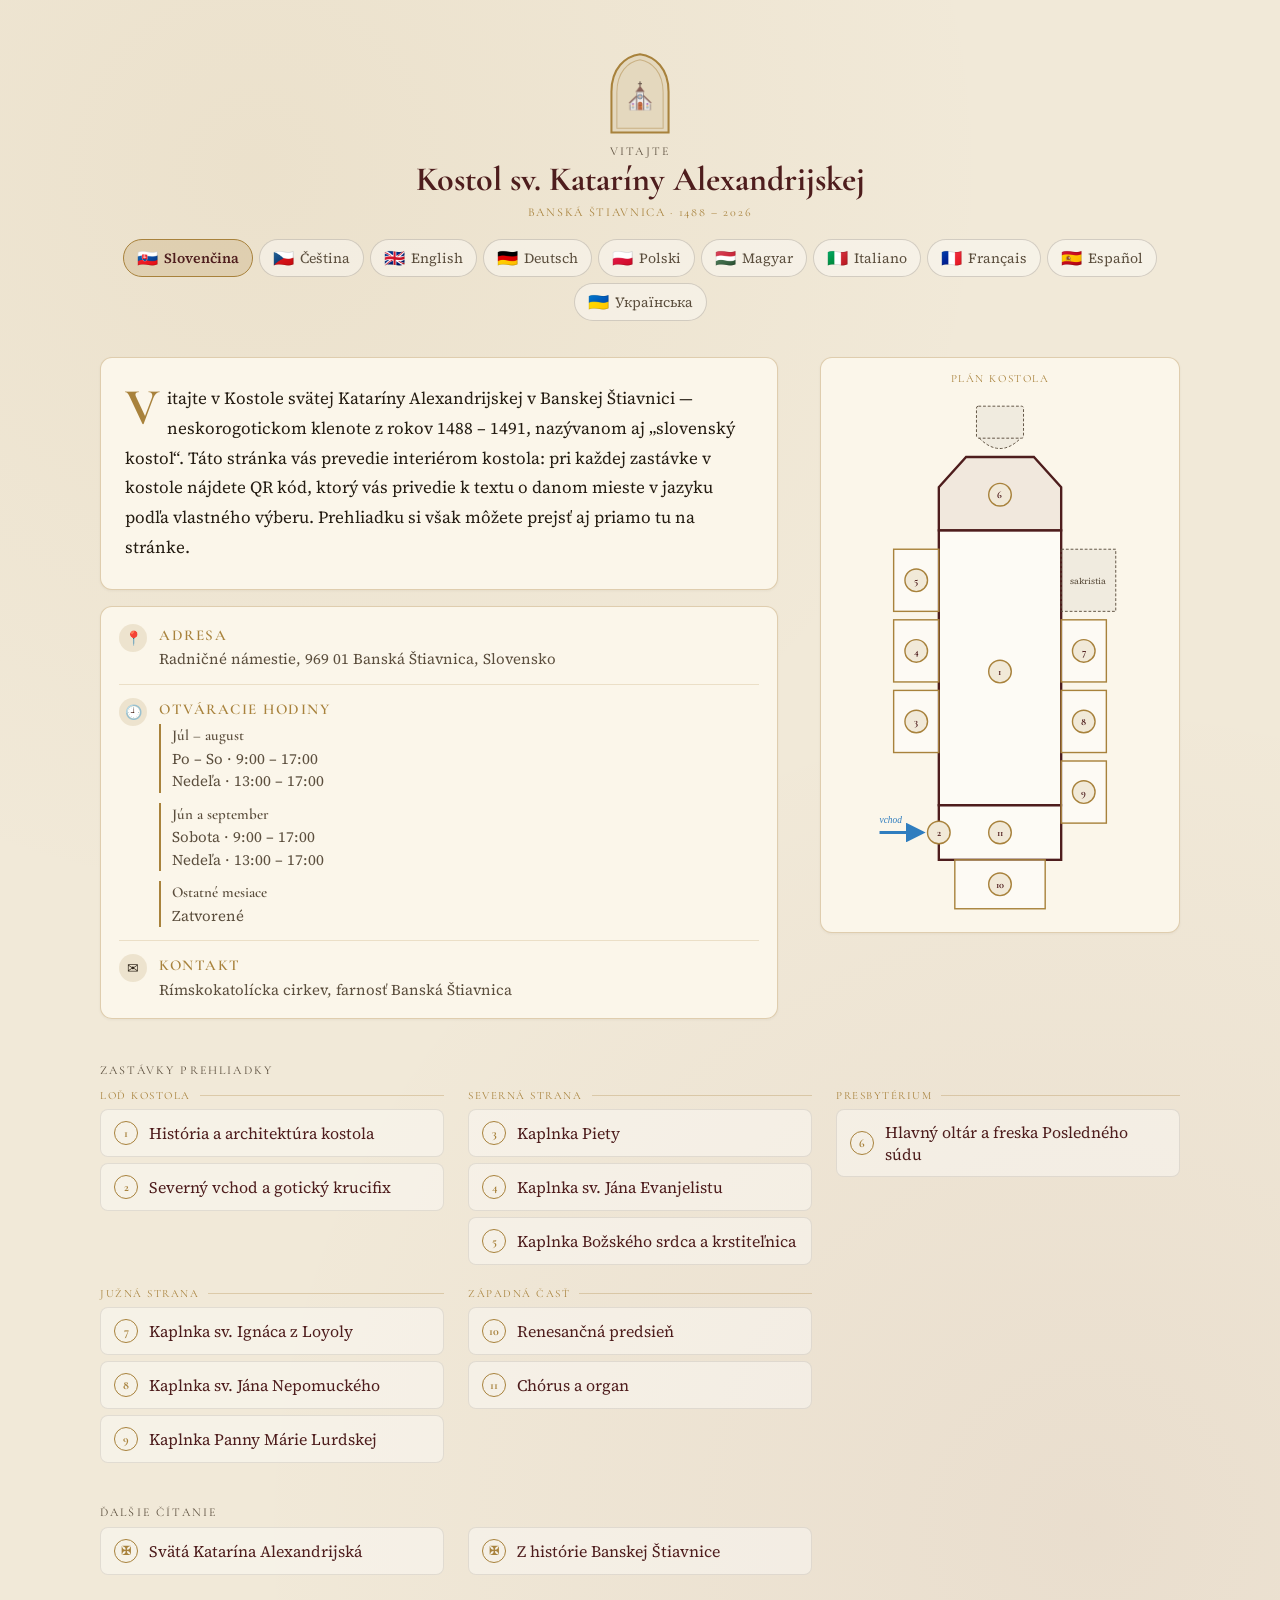
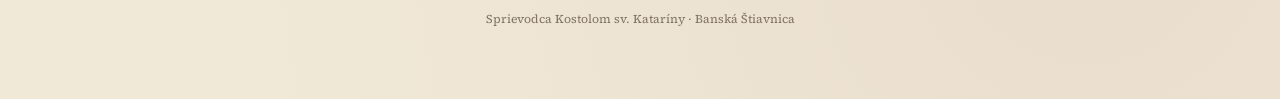
<file: docs/index.html>
<!DOCTYPE html>
<html lang="sk">
<head>
<meta charset="UTF-8">
<meta name="viewport" content="width=device-width, initial-scale=1.0">
<title>Kostol sv. Kataríny Alexandrijskej · Banská Štiavnica</title>
<meta name="description" content="Sprievodca Kostolom sv. Kataríny Alexandrijskej v Banskej Štiavnici — prehliadka interiéru v 9 jazykoch.">
<link rel="stylesheet" href="assets/style.css">
</head>
<body>
<div class="page page-home">

  <div class="hero">
    <svg class="arch" width="68" height="82" viewBox="0 0 100 120" aria-hidden="true">
      <path class="arch-fill" d="M8 118 L8 58 C8 24 28 6 50 3 C72 6 92 24 92 58 L92 118 Z"/>
      <path class="arch-inner" d="M16 112 L16 59 C16 30 32 14 50 11 C68 14 84 30 84 59 L84 112 Z"/>
      <text class="arch-emoji" x="50" y="78">⛪</text>
    </svg>
    <p class="eyebrow" id="eyebrow">Vitajte</p>
    <h1 id="title">Kostol sv. Kataríny Alexandrijskej</h1>
    <p class="hero-sub" id="heroSub">Banská Štiavnica · 1488 – 1500</p>
  </div>

  <div class="chips" id="langSwitcher"></div>

  <!-- .home-split: na mobile display:contents (neviditeľný obal, poradie sa nemení),
       na počítači dvojstĺpec — a hlavne obmedzuje pohyb „sticky“ plánu len na túto
       hornú časť, aby pri scrollovaní nezakryl sekciu zastávok. -->
  <div class="home-split">
    <div class="text-panel" style="margin-bottom:14px;">
      <p class="dropcap" id="intro"></p>
    </div>

    <div class="info-panel">
      <div class="info-row">
        <div class="info-ic">📍</div>
        <div>
          <p class="label" id="addressLabel">Adresa</p>
          <p id="addressValue"></p>
        </div>
      </div>
      <div class="info-row">
        <div class="info-ic">🕘</div>
        <div>
          <p class="label" id="hoursLabel">Otváracie hodiny</p>
          <div id="hoursValue"></div>
        </div>
      </div>
      <div class="info-row">
        <div class="info-ic">✉</div>
        <div>
          <p class="label" id="contactLabel">Kontakt</p>
          <p id="contactValue"></p>
        </div>
      </div>
    </div>

    <div class="orn"><i></i><b>✦</b><i></i></div>

    <div class="plan-box full" id="planBox">
      <p class="plan-title" id="planTitle">Plán kostola</p>
      <div id="planHolder"></div>
    </div>

    <div class="orn"><i></i><b>✦</b><i></i></div>
  </div>

  <p class="eyebrow" style="margin-bottom:12px;" id="stopsHeading">Zastávky prehliadky</p>
  <div id="groups"></div>

  <p class="eyebrow" style="margin:24px 0 8px;" id="extrasHeading">Ďalšie čítanie</p>
  <ul class="stop-list" id="extraList"></ul>

  <footer><span id="footerLabel">Sprievodca kostolom</span></footer>
</div>

<script src="assets/tour-data.js"></script>
<script src="assets/stops/stop1.js"></script>
<script src="assets/stops/stop2.js"></script>
<script src="assets/stops/stop3.js"></script>
<script src="assets/stops/stop4.js"></script>
<script src="assets/stops/stop5.js"></script>
<script src="assets/stops/stop6.js"></script>
<script src="assets/stops/stop7.js"></script>
<script src="assets/stops/stop8.js"></script>
<script src="assets/stops/stop9.js"></script>
<script src="assets/stops/stop10.js"></script>
<script src="assets/stops/stop11.js"></script>
<script src="assets/stops/extra-katarina.js"></script>
<script src="assets/stops/extra-stiavnica.js"></script>
<script src="assets/plan.js"></script>
<script src="assets/index-render.js"></script>
</body>
</html>
</file>
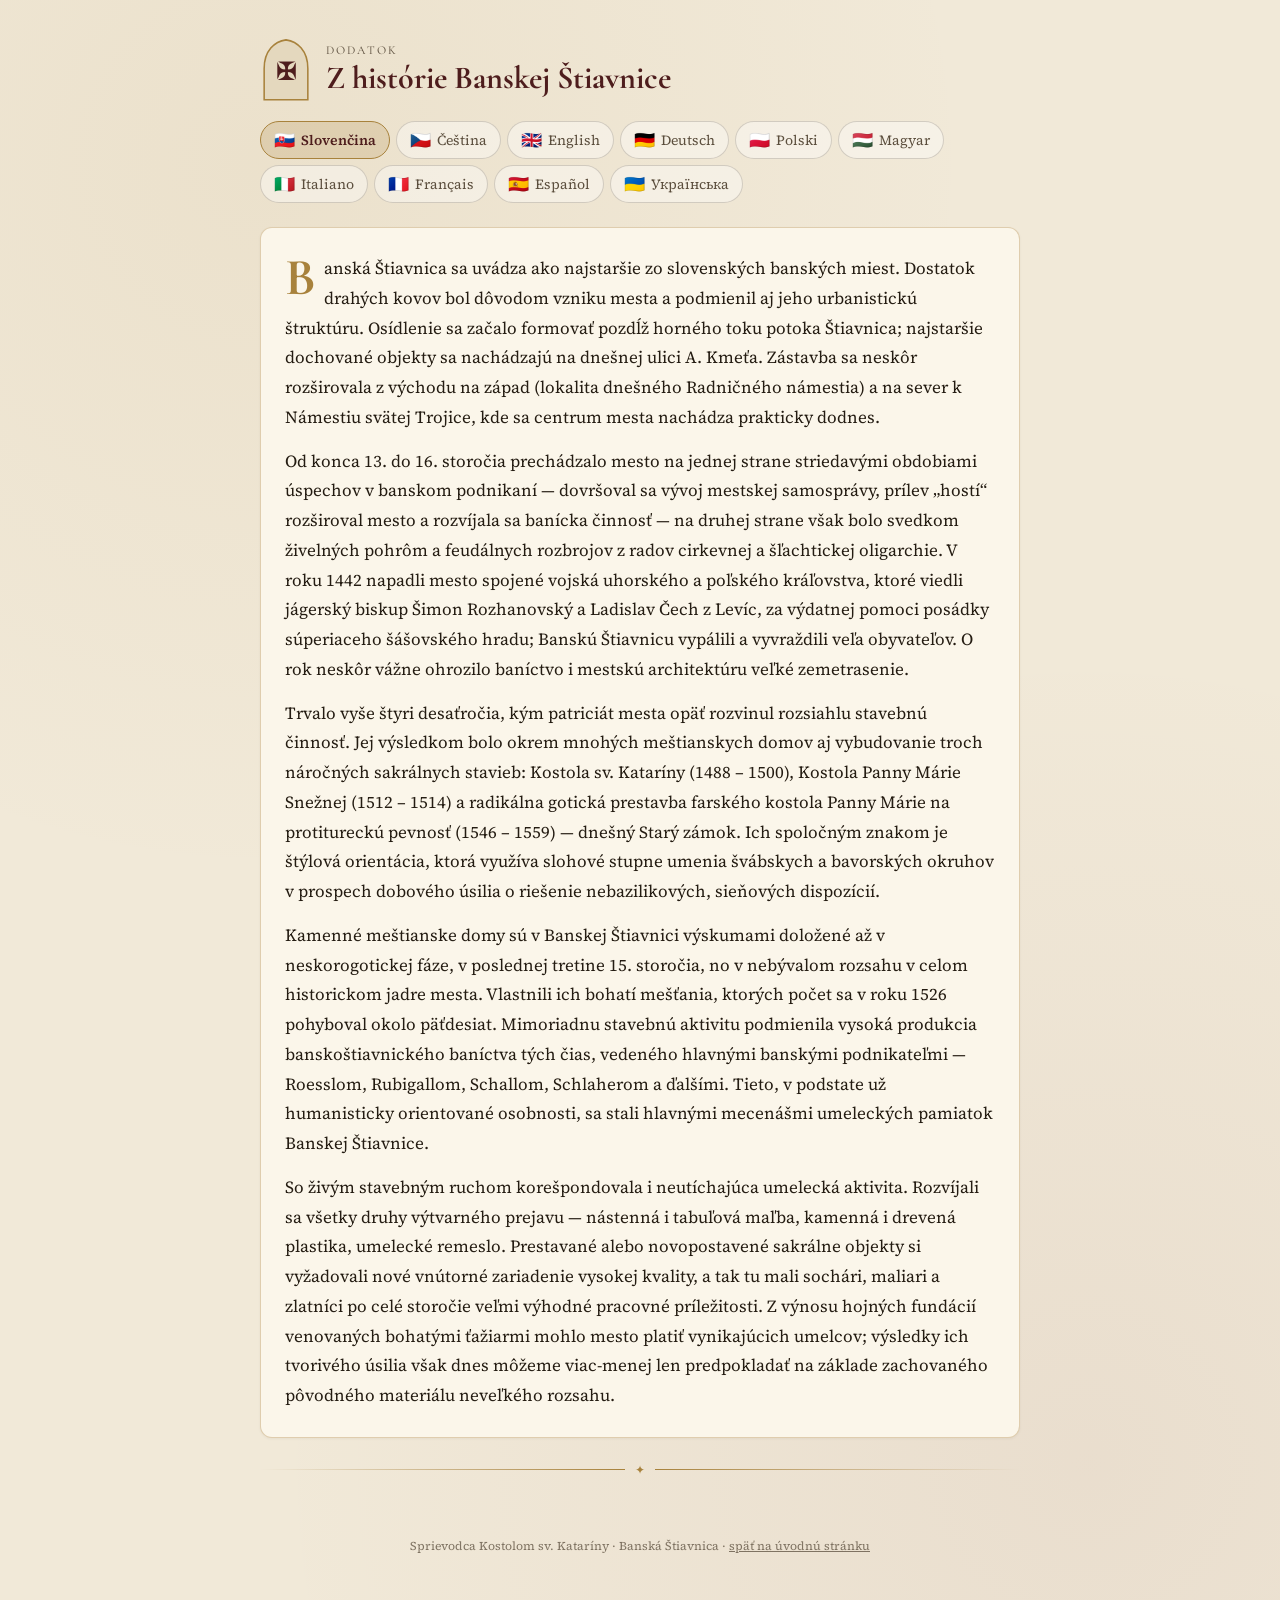
<file: docs/historia/index.html>
<!DOCTYPE html>
<html lang="sk">
<head>
<meta charset="UTF-8">
<meta name="viewport" content="width=device-width, initial-scale=1.0">
<title>Sprievodca kostolom</title>
<link rel="stylesheet" href="../assets/style.css">
</head>
<body>
<div class="page page-doc">

  <div class="prog-top" id="progTop">
    <div class="prog-labels">
      <span class="prog-group" id="progGroup"></span>
      <span id="progCount"></span>
    </div>
    <div class="prog-track"><span id="progBar"></span></div>
  </div>

  <div class="seal-row">
    <svg class="arch" width="52" height="63" viewBox="0 0 100 120" aria-hidden="true">
      <path class="arch-fill" d="M8 118 L8 58 C8 24 28 6 50 3 C72 6 92 24 92 58 L92 118 Z"/>
      <text class="arch-num" id="stopNumber" x="50" y="80">&#10016;</text>
    </svg>
    <div>
      <p class="eyebrow" id="eyebrow">Zastávka</p>
      <h1 id="title"></h1>
    </div>
  </div>

  <div class="chips" id="langSwitcher"></div>

  <div class="text-panel">
    <div id="bodyText"></div>
  </div>

  <div class="orn"><i></i><b>&#10022;</b><i></i></div>

  <div class="plan-box compact" id="planBox">
    <p class="plan-title" id="planTitle">Pl&#225;n kostola</p>
    <div id="planHolder"></div>
  </div>

  <div class="stop-nav" id="stopNav"></div>
  <span class="nav-hint" id="navHint"></span>

  <footer><span id="footerLabel">Sprievodca kostolom</span> &middot; <a href="../" id="backHome">sp&#228;t&#780; na &#250;vodn&#250; str&#225;nku</a></footer>
</div>

<script>window.STOP_ID = "stiavnica";</script>
<script src="../assets/tour-data.js"></script>
<script src="../assets/stops/extra-stiavnica.js"></script>
<script src="../assets/plan.js"></script>
<script src="../assets/tour-render.js"></script>
</body>
</html>
</file>
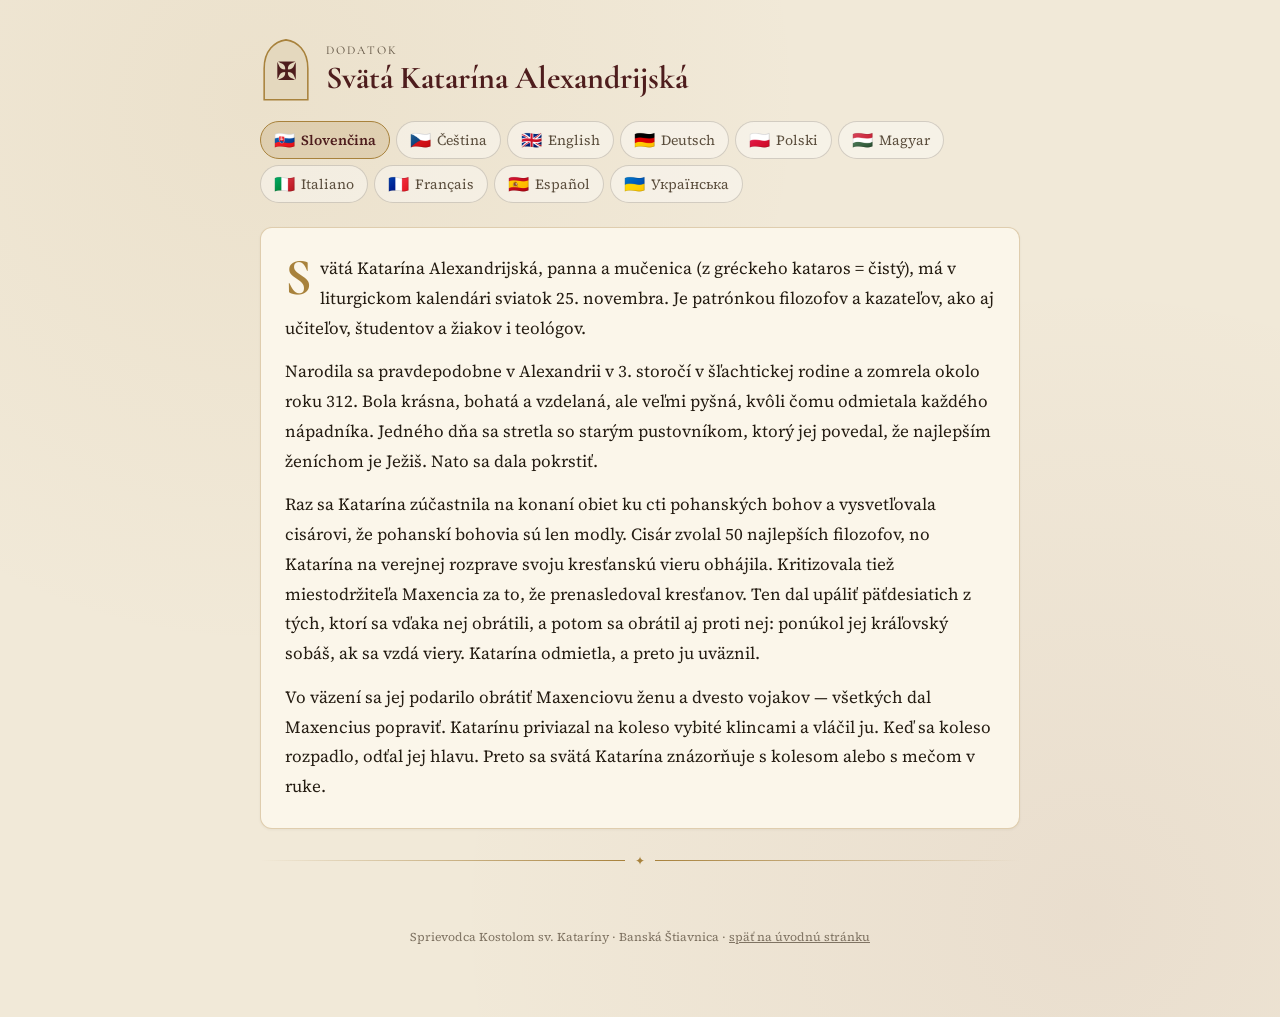
<file: docs/svata-katarina/index.html>
<!DOCTYPE html>
<html lang="sk">
<head>
<meta charset="UTF-8">
<meta name="viewport" content="width=device-width, initial-scale=1.0">
<title>Sprievodca kostolom</title>
<link rel="stylesheet" href="../assets/style.css">
</head>
<body>
<div class="page page-doc">

  <div class="prog-top" id="progTop">
    <div class="prog-labels">
      <span class="prog-group" id="progGroup"></span>
      <span id="progCount"></span>
    </div>
    <div class="prog-track"><span id="progBar"></span></div>
  </div>

  <div class="seal-row">
    <svg class="arch" width="52" height="63" viewBox="0 0 100 120" aria-hidden="true">
      <path class="arch-fill" d="M8 118 L8 58 C8 24 28 6 50 3 C72 6 92 24 92 58 L92 118 Z"/>
      <text class="arch-num" id="stopNumber" x="50" y="80">&#10016;</text>
    </svg>
    <div>
      <p class="eyebrow" id="eyebrow">Zastávka</p>
      <h1 id="title"></h1>
    </div>
  </div>

  <div class="chips" id="langSwitcher"></div>

  <div class="text-panel">
    <div id="bodyText"></div>
  </div>

  <div class="orn"><i></i><b>&#10022;</b><i></i></div>

  <div class="plan-box compact" id="planBox">
    <p class="plan-title" id="planTitle">Pl&#225;n kostola</p>
    <div id="planHolder"></div>
  </div>

  <div class="stop-nav" id="stopNav"></div>
  <span class="nav-hint" id="navHint"></span>

  <footer><span id="footerLabel">Sprievodca kostolom</span> &middot; <a href="../" id="backHome">sp&#228;t&#780; na &#250;vodn&#250; str&#225;nku</a></footer>
</div>

<script>window.STOP_ID = "katarina";</script>
<script src="../assets/tour-data.js"></script>
<script src="../assets/stops/extra-katarina.js"></script>
<script src="../assets/plan.js"></script>
<script src="../assets/tour-render.js"></script>
</body>
</html>
</file>
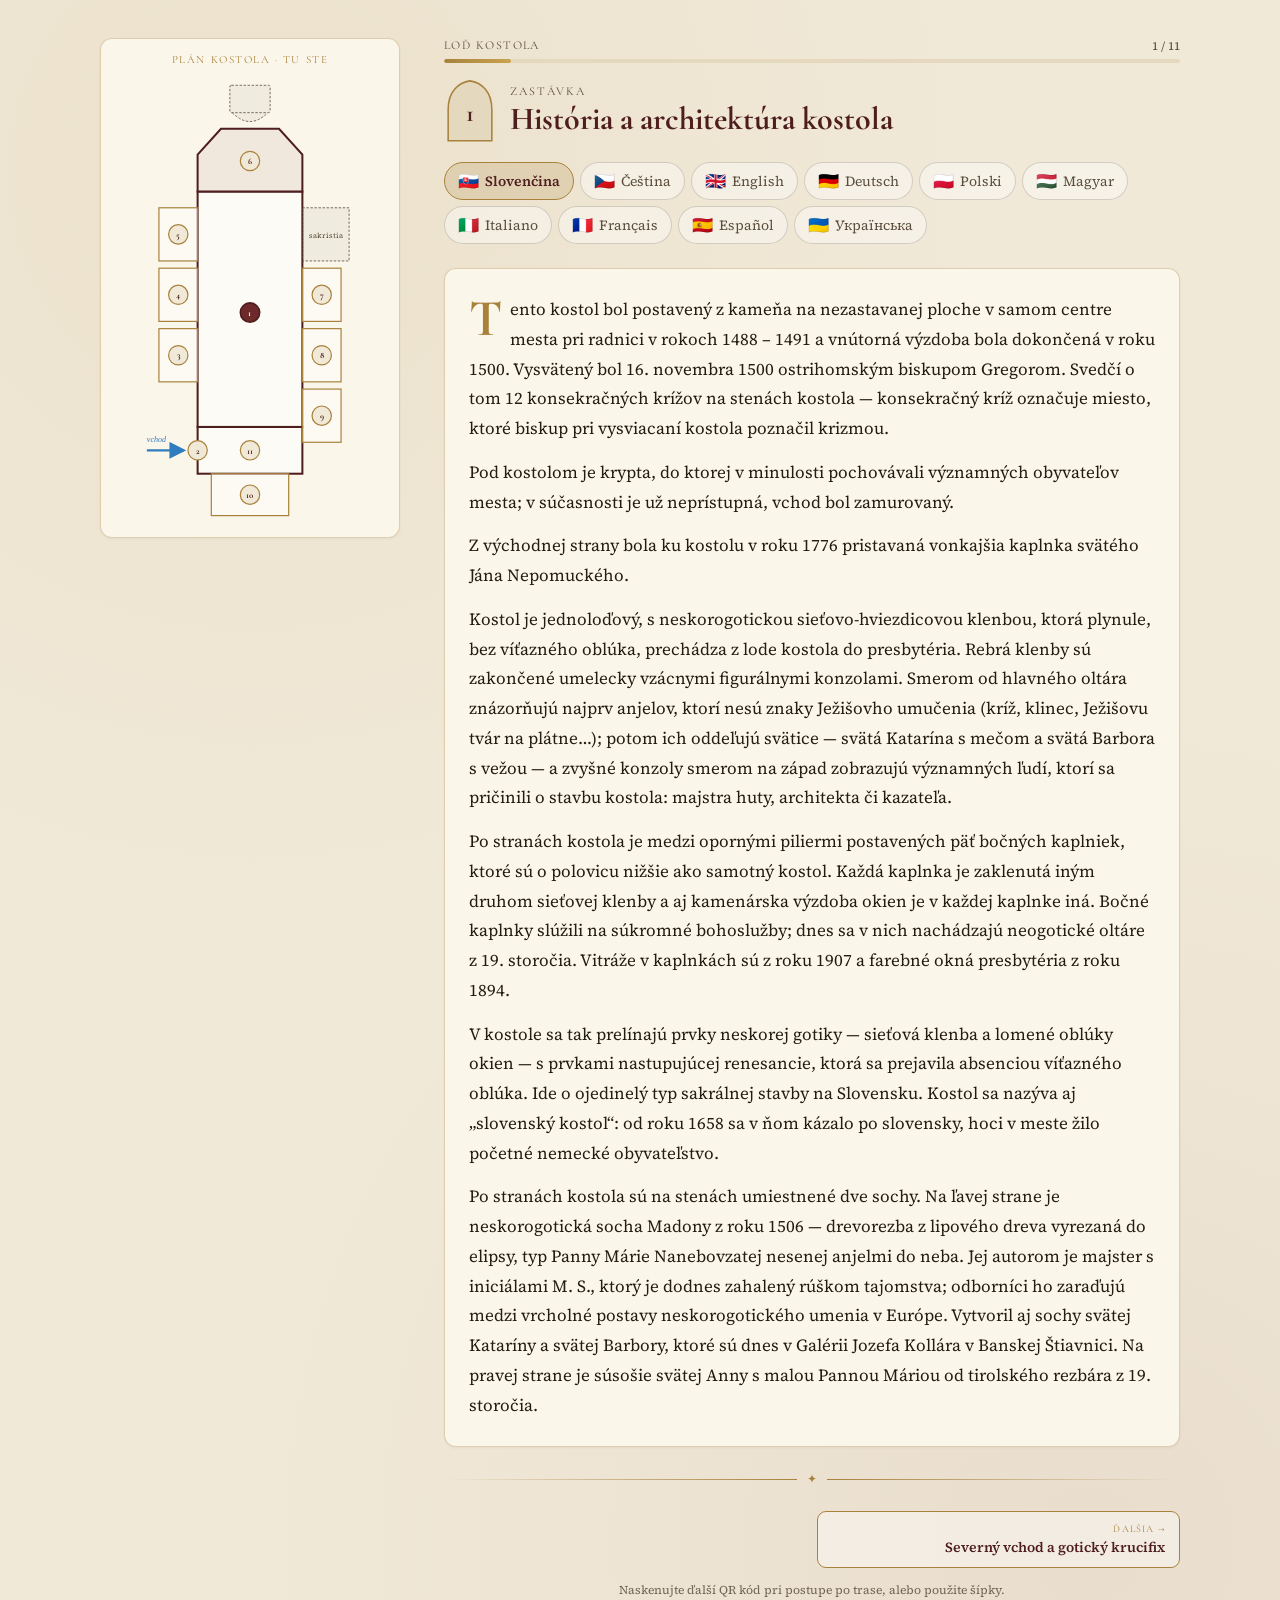
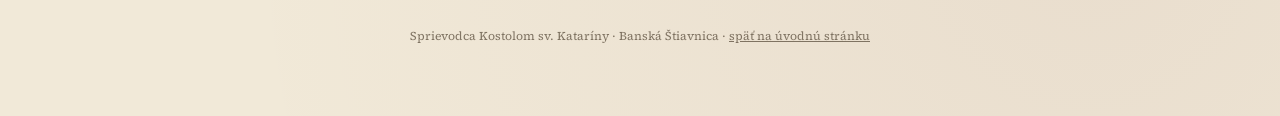
<file: docs/zastavka1/index.html>
<!DOCTYPE html>
<html lang="sk">
<head>
<meta charset="UTF-8">
<meta name="viewport" content="width=device-width, initial-scale=1.0">
<title>Zastavka 1</title>
<link rel="stylesheet" href="../assets/style.css">
</head>
<body>
<div class="page page-stop">

  <div class="prog-top" id="progTop">
    <div class="prog-labels">
      <span class="prog-group" id="progGroup"></span>
      <span id="progCount"></span>
    </div>
    <div class="prog-track"><span id="progBar"></span></div>
  </div>

  <div class="seal-row">
    <svg class="arch" width="52" height="63" viewBox="0 0 100 120" aria-hidden="true">
      <path class="arch-fill" d="M8 118 L8 58 C8 24 28 6 50 3 C72 6 92 24 92 58 L92 118 Z"/>
      <text class="arch-num" id="stopNumber" x="50" y="80">1</text>
    </svg>
    <div>
      <p class="eyebrow" id="eyebrow">Zastávka</p>
      <h1 id="title"></h1>
    </div>
  </div>

  <div class="chips" id="langSwitcher"></div>

  <div class="text-panel">
    <div id="bodyText"></div>
  </div>

  <div class="orn"><i></i><b>&#10022;</b><i></i></div>

  <div class="plan-box compact" id="planBox">
    <p class="plan-title" id="planTitle">Pl&#225;n kostola</p>
    <div id="planHolder"></div>
  </div>

  <div class="stop-nav" id="stopNav"></div>
  <span class="nav-hint" id="navHint"></span>

  <footer><span id="footerLabel">Sprievodca kostolom</span> &middot; <a href="../" id="backHome">sp&#228;t&#780; na &#250;vodn&#250; str&#225;nku</a></footer>
</div>

<script>window.STOP_ID = 1;</script>
<script src="../assets/tour-data.js"></script>
<script src="../assets/stops/stop1.js"></script>
<script src="../assets/stops/stop2.js"></script>
<script src="../assets/plan.js"></script>
<script src="../assets/tour-render.js"></script>
</body>
</html>
</file>
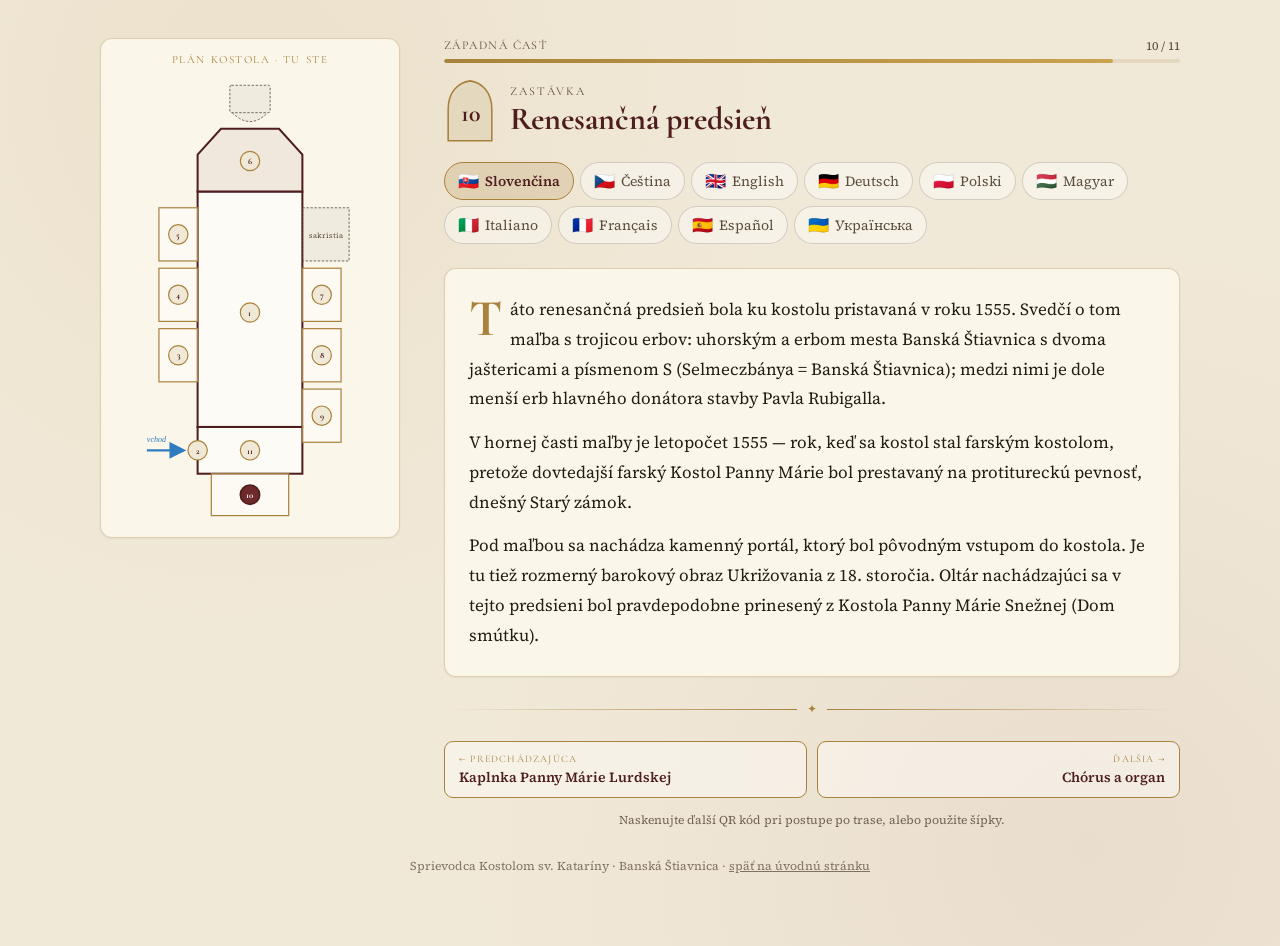
<file: docs/zastavka10/index.html>
<!DOCTYPE html>
<html lang="sk">
<head>
<meta charset="UTF-8">
<meta name="viewport" content="width=device-width, initial-scale=1.0">
<title>Zastavka 10</title>
<link rel="stylesheet" href="../assets/style.css">
</head>
<body>
<div class="page page-stop">

  <div class="prog-top" id="progTop">
    <div class="prog-labels">
      <span class="prog-group" id="progGroup"></span>
      <span id="progCount"></span>
    </div>
    <div class="prog-track"><span id="progBar"></span></div>
  </div>

  <div class="seal-row">
    <svg class="arch" width="52" height="63" viewBox="0 0 100 120" aria-hidden="true">
      <path class="arch-fill" d="M8 118 L8 58 C8 24 28 6 50 3 C72 6 92 24 92 58 L92 118 Z"/>
      <text class="arch-num" id="stopNumber" x="50" y="80">10</text>
    </svg>
    <div>
      <p class="eyebrow" id="eyebrow">Zastávka</p>
      <h1 id="title"></h1>
    </div>
  </div>

  <div class="chips" id="langSwitcher"></div>

  <div class="text-panel">
    <div id="bodyText"></div>
  </div>

  <div class="orn"><i></i><b>&#10022;</b><i></i></div>

  <div class="plan-box compact" id="planBox">
    <p class="plan-title" id="planTitle">Pl&#225;n kostola</p>
    <div id="planHolder"></div>
  </div>

  <div class="stop-nav" id="stopNav"></div>
  <span class="nav-hint" id="navHint"></span>

  <footer><span id="footerLabel">Sprievodca kostolom</span> &middot; <a href="../" id="backHome">sp&#228;t&#780; na &#250;vodn&#250; str&#225;nku</a></footer>
</div>

<script>window.STOP_ID = 10;</script>
<script src="../assets/tour-data.js"></script>
<script src="../assets/stops/stop9.js"></script>
<script src="../assets/stops/stop10.js"></script>
<script src="../assets/stops/stop11.js"></script>
<script src="../assets/plan.js"></script>
<script src="../assets/tour-render.js"></script>
</body>
</html>
</file>
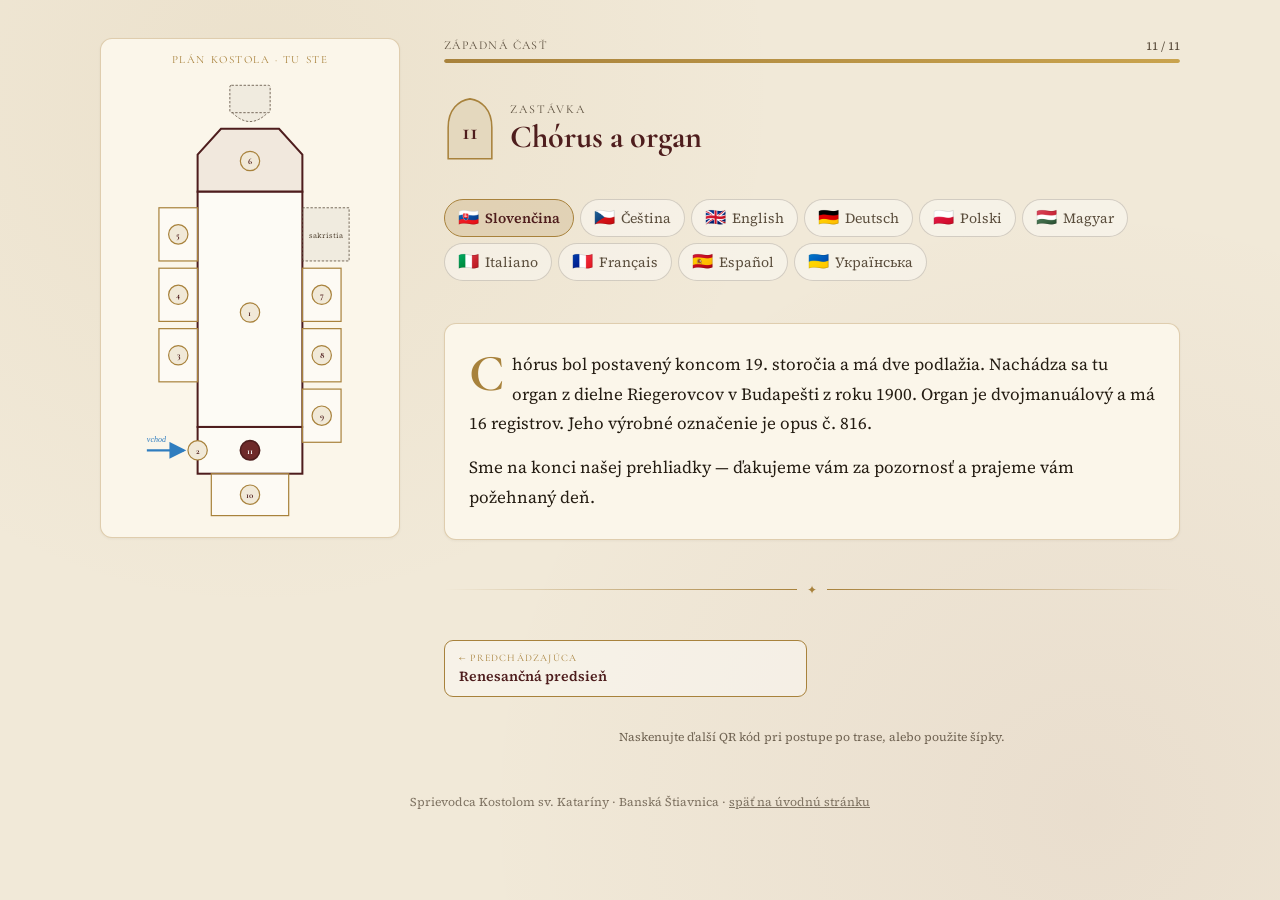
<file: docs/zastavka11/index.html>
<!DOCTYPE html>
<html lang="sk">
<head>
<meta charset="UTF-8">
<meta name="viewport" content="width=device-width, initial-scale=1.0">
<title>Zastavka 11</title>
<link rel="stylesheet" href="../assets/style.css">
</head>
<body>
<div class="page page-stop">

  <div class="prog-top" id="progTop">
    <div class="prog-labels">
      <span class="prog-group" id="progGroup"></span>
      <span id="progCount"></span>
    </div>
    <div class="prog-track"><span id="progBar"></span></div>
  </div>

  <div class="seal-row">
    <svg class="arch" width="52" height="63" viewBox="0 0 100 120" aria-hidden="true">
      <path class="arch-fill" d="M8 118 L8 58 C8 24 28 6 50 3 C72 6 92 24 92 58 L92 118 Z"/>
      <text class="arch-num" id="stopNumber" x="50" y="80">11</text>
    </svg>
    <div>
      <p class="eyebrow" id="eyebrow">Zastávka</p>
      <h1 id="title"></h1>
    </div>
  </div>

  <div class="chips" id="langSwitcher"></div>

  <div class="text-panel">
    <div id="bodyText"></div>
  </div>

  <div class="orn"><i></i><b>&#10022;</b><i></i></div>

  <div class="plan-box compact" id="planBox">
    <p class="plan-title" id="planTitle">Pl&#225;n kostola</p>
    <div id="planHolder"></div>
  </div>

  <div class="stop-nav" id="stopNav"></div>
  <span class="nav-hint" id="navHint"></span>

  <footer><span id="footerLabel">Sprievodca kostolom</span> &middot; <a href="../" id="backHome">sp&#228;t&#780; na &#250;vodn&#250; str&#225;nku</a></footer>
</div>

<script>window.STOP_ID = 11;</script>
<script src="../assets/tour-data.js"></script>
<script src="../assets/stops/stop10.js"></script>
<script src="../assets/stops/stop11.js"></script>
<script src="../assets/plan.js"></script>
<script src="../assets/tour-render.js"></script>
</body>
</html>
</file>
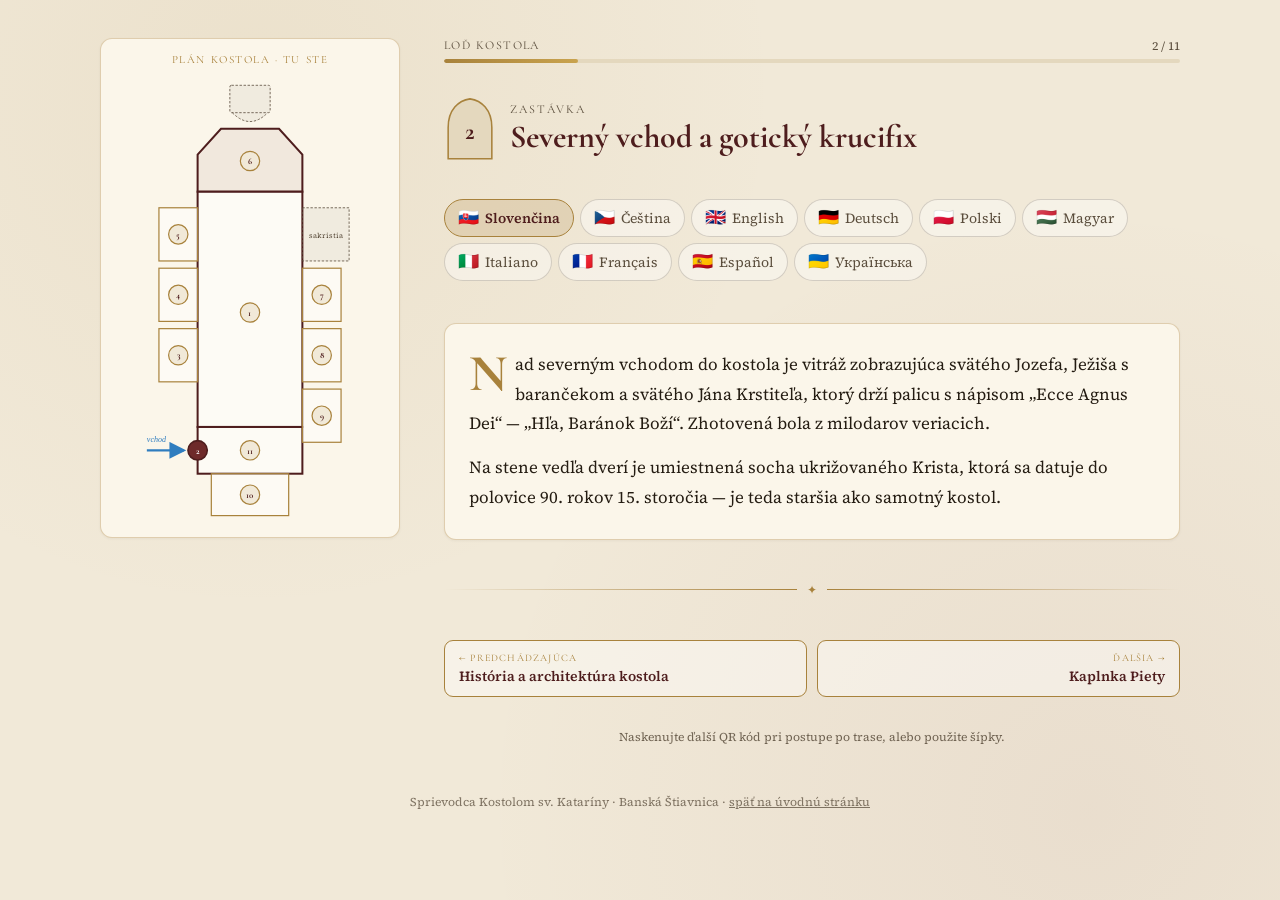
<file: docs/zastavka2/index.html>
<!DOCTYPE html>
<html lang="sk">
<head>
<meta charset="UTF-8">
<meta name="viewport" content="width=device-width, initial-scale=1.0">
<title>Zastavka 2</title>
<link rel="stylesheet" href="../assets/style.css">
</head>
<body>
<div class="page page-stop">

  <div class="prog-top" id="progTop">
    <div class="prog-labels">
      <span class="prog-group" id="progGroup"></span>
      <span id="progCount"></span>
    </div>
    <div class="prog-track"><span id="progBar"></span></div>
  </div>

  <div class="seal-row">
    <svg class="arch" width="52" height="63" viewBox="0 0 100 120" aria-hidden="true">
      <path class="arch-fill" d="M8 118 L8 58 C8 24 28 6 50 3 C72 6 92 24 92 58 L92 118 Z"/>
      <text class="arch-num" id="stopNumber" x="50" y="80">2</text>
    </svg>
    <div>
      <p class="eyebrow" id="eyebrow">Zastávka</p>
      <h1 id="title"></h1>
    </div>
  </div>

  <div class="chips" id="langSwitcher"></div>

  <div class="text-panel">
    <div id="bodyText"></div>
  </div>

  <div class="orn"><i></i><b>&#10022;</b><i></i></div>

  <div class="plan-box compact" id="planBox">
    <p class="plan-title" id="planTitle">Pl&#225;n kostola</p>
    <div id="planHolder"></div>
  </div>

  <div class="stop-nav" id="stopNav"></div>
  <span class="nav-hint" id="navHint"></span>

  <footer><span id="footerLabel">Sprievodca kostolom</span> &middot; <a href="../" id="backHome">sp&#228;t&#780; na &#250;vodn&#250; str&#225;nku</a></footer>
</div>

<script>window.STOP_ID = 2;</script>
<script src="../assets/tour-data.js"></script>
<script src="../assets/stops/stop1.js"></script>
<script src="../assets/stops/stop2.js"></script>
<script src="../assets/stops/stop3.js"></script>
<script src="../assets/plan.js"></script>
<script src="../assets/tour-render.js"></script>
</body>
</html>
</file>
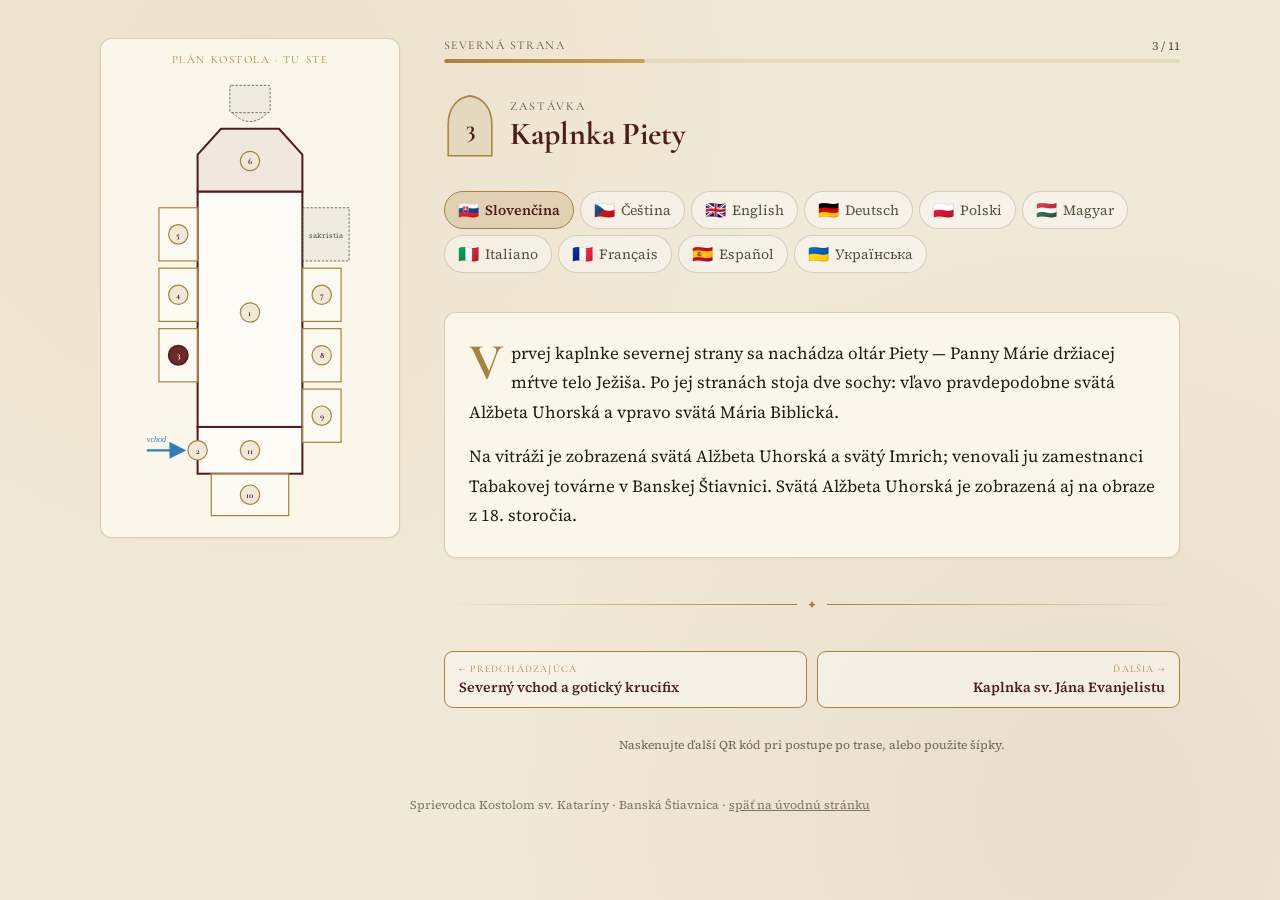
<file: docs/zastavka3/index.html>
<!DOCTYPE html>
<html lang="sk">
<head>
<meta charset="UTF-8">
<meta name="viewport" content="width=device-width, initial-scale=1.0">
<title>Zastavka 3</title>
<link rel="stylesheet" href="../assets/style.css">
</head>
<body>
<div class="page page-stop">

  <div class="prog-top" id="progTop">
    <div class="prog-labels">
      <span class="prog-group" id="progGroup"></span>
      <span id="progCount"></span>
    </div>
    <div class="prog-track"><span id="progBar"></span></div>
  </div>

  <div class="seal-row">
    <svg class="arch" width="52" height="63" viewBox="0 0 100 120" aria-hidden="true">
      <path class="arch-fill" d="M8 118 L8 58 C8 24 28 6 50 3 C72 6 92 24 92 58 L92 118 Z"/>
      <text class="arch-num" id="stopNumber" x="50" y="80">3</text>
    </svg>
    <div>
      <p class="eyebrow" id="eyebrow">Zastávka</p>
      <h1 id="title"></h1>
    </div>
  </div>

  <div class="chips" id="langSwitcher"></div>

  <div class="text-panel">
    <div id="bodyText"></div>
  </div>

  <div class="orn"><i></i><b>&#10022;</b><i></i></div>

  <div class="plan-box compact" id="planBox">
    <p class="plan-title" id="planTitle">Pl&#225;n kostola</p>
    <div id="planHolder"></div>
  </div>

  <div class="stop-nav" id="stopNav"></div>
  <span class="nav-hint" id="navHint"></span>

  <footer><span id="footerLabel">Sprievodca kostolom</span> &middot; <a href="../" id="backHome">sp&#228;t&#780; na &#250;vodn&#250; str&#225;nku</a></footer>
</div>

<script>window.STOP_ID = 3;</script>
<script src="../assets/tour-data.js"></script>
<script src="../assets/stops/stop2.js"></script>
<script src="../assets/stops/stop3.js"></script>
<script src="../assets/stops/stop4.js"></script>
<script src="../assets/plan.js"></script>
<script src="../assets/tour-render.js"></script>
</body>
</html>
</file>
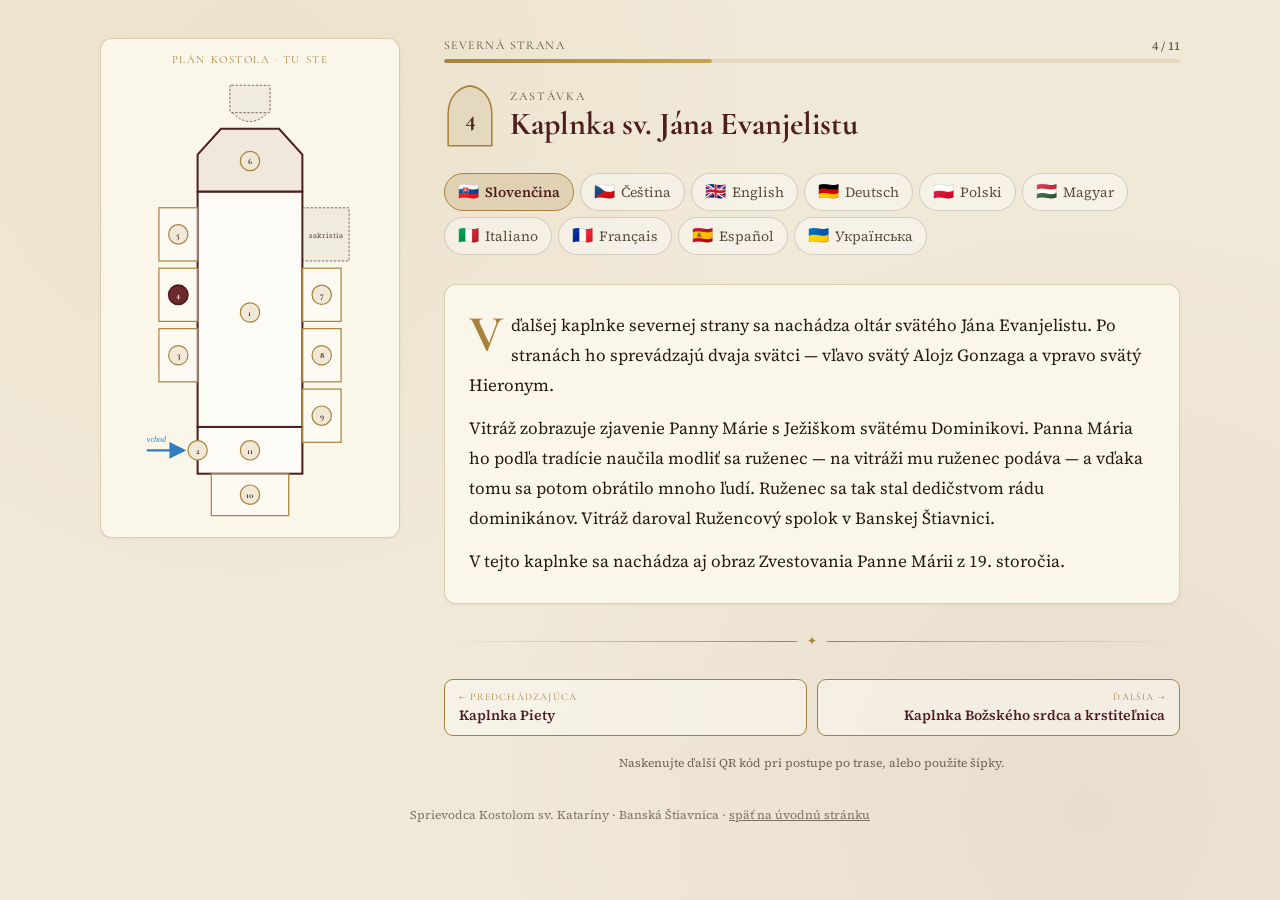
<file: docs/zastavka4/index.html>
<!DOCTYPE html>
<html lang="sk">
<head>
<meta charset="UTF-8">
<meta name="viewport" content="width=device-width, initial-scale=1.0">
<title>Zastavka 4</title>
<link rel="stylesheet" href="../assets/style.css">
</head>
<body>
<div class="page page-stop">

  <div class="prog-top" id="progTop">
    <div class="prog-labels">
      <span class="prog-group" id="progGroup"></span>
      <span id="progCount"></span>
    </div>
    <div class="prog-track"><span id="progBar"></span></div>
  </div>

  <div class="seal-row">
    <svg class="arch" width="52" height="63" viewBox="0 0 100 120" aria-hidden="true">
      <path class="arch-fill" d="M8 118 L8 58 C8 24 28 6 50 3 C72 6 92 24 92 58 L92 118 Z"/>
      <text class="arch-num" id="stopNumber" x="50" y="80">4</text>
    </svg>
    <div>
      <p class="eyebrow" id="eyebrow">Zastávka</p>
      <h1 id="title"></h1>
    </div>
  </div>

  <div class="chips" id="langSwitcher"></div>

  <div class="text-panel">
    <div id="bodyText"></div>
  </div>

  <div class="orn"><i></i><b>&#10022;</b><i></i></div>

  <div class="plan-box compact" id="planBox">
    <p class="plan-title" id="planTitle">Pl&#225;n kostola</p>
    <div id="planHolder"></div>
  </div>

  <div class="stop-nav" id="stopNav"></div>
  <span class="nav-hint" id="navHint"></span>

  <footer><span id="footerLabel">Sprievodca kostolom</span> &middot; <a href="../" id="backHome">sp&#228;t&#780; na &#250;vodn&#250; str&#225;nku</a></footer>
</div>

<script>window.STOP_ID = 4;</script>
<script src="../assets/tour-data.js"></script>
<script src="../assets/stops/stop3.js"></script>
<script src="../assets/stops/stop4.js"></script>
<script src="../assets/stops/stop5.js"></script>
<script src="../assets/plan.js"></script>
<script src="../assets/tour-render.js"></script>
</body>
</html>
</file>
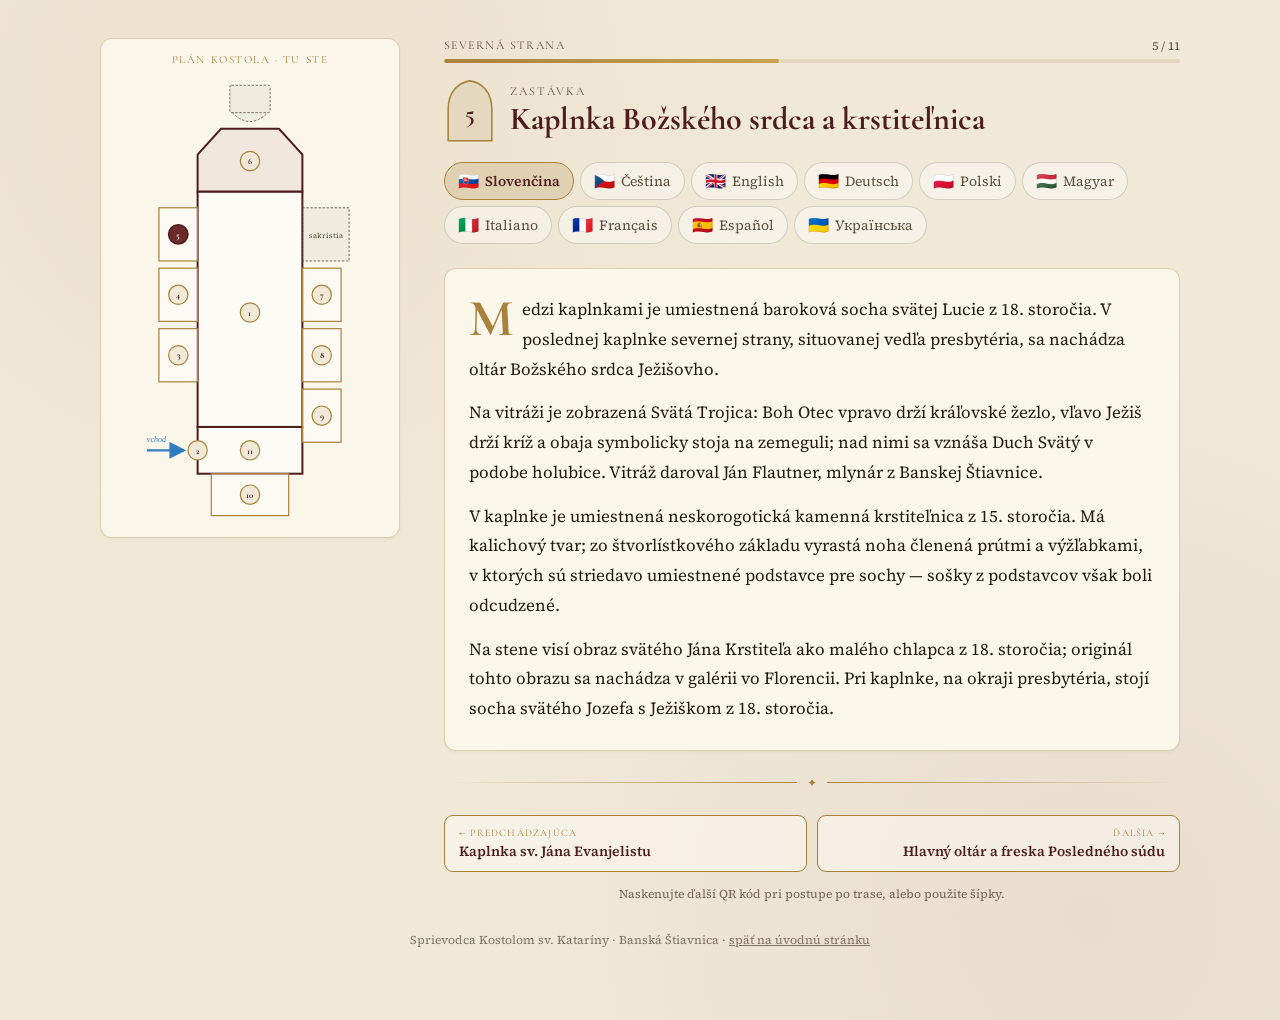
<file: docs/zastavka5/index.html>
<!DOCTYPE html>
<html lang="sk">
<head>
<meta charset="UTF-8">
<meta name="viewport" content="width=device-width, initial-scale=1.0">
<title>Zastavka 5</title>
<link rel="stylesheet" href="../assets/style.css">
</head>
<body>
<div class="page page-stop">

  <div class="prog-top" id="progTop">
    <div class="prog-labels">
      <span class="prog-group" id="progGroup"></span>
      <span id="progCount"></span>
    </div>
    <div class="prog-track"><span id="progBar"></span></div>
  </div>

  <div class="seal-row">
    <svg class="arch" width="52" height="63" viewBox="0 0 100 120" aria-hidden="true">
      <path class="arch-fill" d="M8 118 L8 58 C8 24 28 6 50 3 C72 6 92 24 92 58 L92 118 Z"/>
      <text class="arch-num" id="stopNumber" x="50" y="80">5</text>
    </svg>
    <div>
      <p class="eyebrow" id="eyebrow">Zastávka</p>
      <h1 id="title"></h1>
    </div>
  </div>

  <div class="chips" id="langSwitcher"></div>

  <div class="text-panel">
    <div id="bodyText"></div>
  </div>

  <div class="orn"><i></i><b>&#10022;</b><i></i></div>

  <div class="plan-box compact" id="planBox">
    <p class="plan-title" id="planTitle">Pl&#225;n kostola</p>
    <div id="planHolder"></div>
  </div>

  <div class="stop-nav" id="stopNav"></div>
  <span class="nav-hint" id="navHint"></span>

  <footer><span id="footerLabel">Sprievodca kostolom</span> &middot; <a href="../" id="backHome">sp&#228;t&#780; na &#250;vodn&#250; str&#225;nku</a></footer>
</div>

<script>window.STOP_ID = 5;</script>
<script src="../assets/tour-data.js"></script>
<script src="../assets/stops/stop4.js"></script>
<script src="../assets/stops/stop5.js"></script>
<script src="../assets/stops/stop6.js"></script>
<script src="../assets/plan.js"></script>
<script src="../assets/tour-render.js"></script>
</body>
</html>
</file>
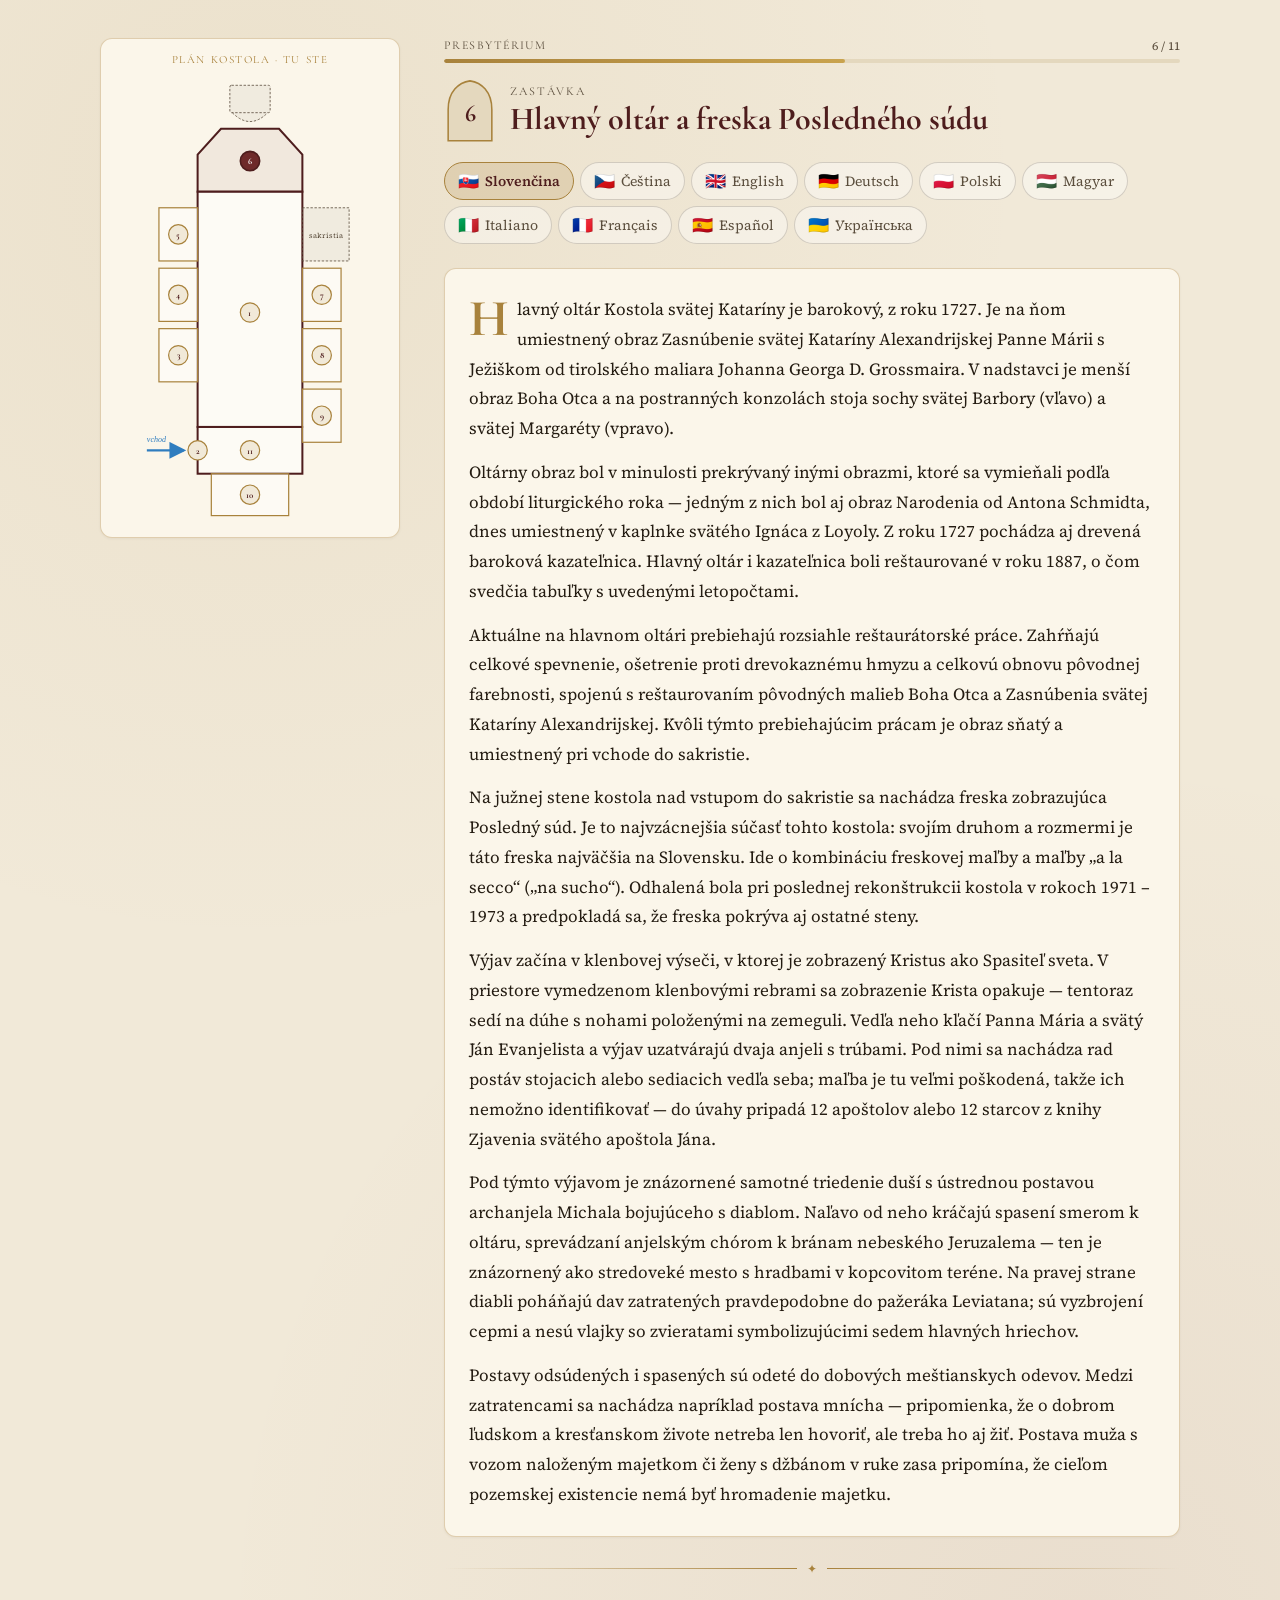
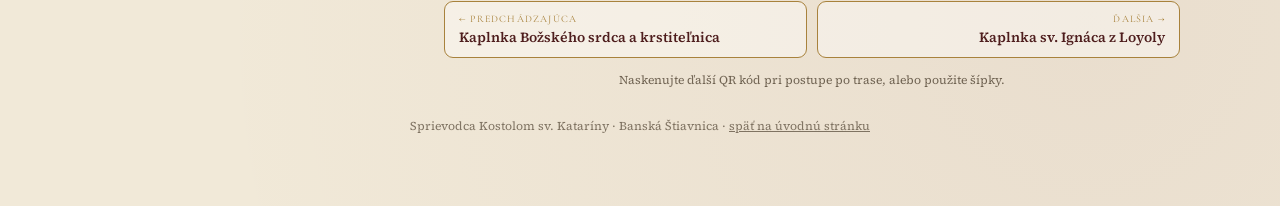
<file: docs/zastavka6/index.html>
<!DOCTYPE html>
<html lang="sk">
<head>
<meta charset="UTF-8">
<meta name="viewport" content="width=device-width, initial-scale=1.0">
<title>Zastavka 6</title>
<link rel="stylesheet" href="../assets/style.css">
</head>
<body>
<div class="page page-stop">

  <div class="prog-top" id="progTop">
    <div class="prog-labels">
      <span class="prog-group" id="progGroup"></span>
      <span id="progCount"></span>
    </div>
    <div class="prog-track"><span id="progBar"></span></div>
  </div>

  <div class="seal-row">
    <svg class="arch" width="52" height="63" viewBox="0 0 100 120" aria-hidden="true">
      <path class="arch-fill" d="M8 118 L8 58 C8 24 28 6 50 3 C72 6 92 24 92 58 L92 118 Z"/>
      <text class="arch-num" id="stopNumber" x="50" y="80">6</text>
    </svg>
    <div>
      <p class="eyebrow" id="eyebrow">Zastávka</p>
      <h1 id="title"></h1>
    </div>
  </div>

  <div class="chips" id="langSwitcher"></div>

  <div class="text-panel">
    <div id="bodyText"></div>
  </div>

  <div class="orn"><i></i><b>&#10022;</b><i></i></div>

  <div class="plan-box compact" id="planBox">
    <p class="plan-title" id="planTitle">Pl&#225;n kostola</p>
    <div id="planHolder"></div>
  </div>

  <div class="stop-nav" id="stopNav"></div>
  <span class="nav-hint" id="navHint"></span>

  <footer><span id="footerLabel">Sprievodca kostolom</span> &middot; <a href="../" id="backHome">sp&#228;t&#780; na &#250;vodn&#250; str&#225;nku</a></footer>
</div>

<script>window.STOP_ID = 6;</script>
<script src="../assets/tour-data.js"></script>
<script src="../assets/stops/stop5.js"></script>
<script src="../assets/stops/stop6.js"></script>
<script src="../assets/stops/stop7.js"></script>
<script src="../assets/plan.js"></script>
<script src="../assets/tour-render.js"></script>
</body>
</html>
</file>
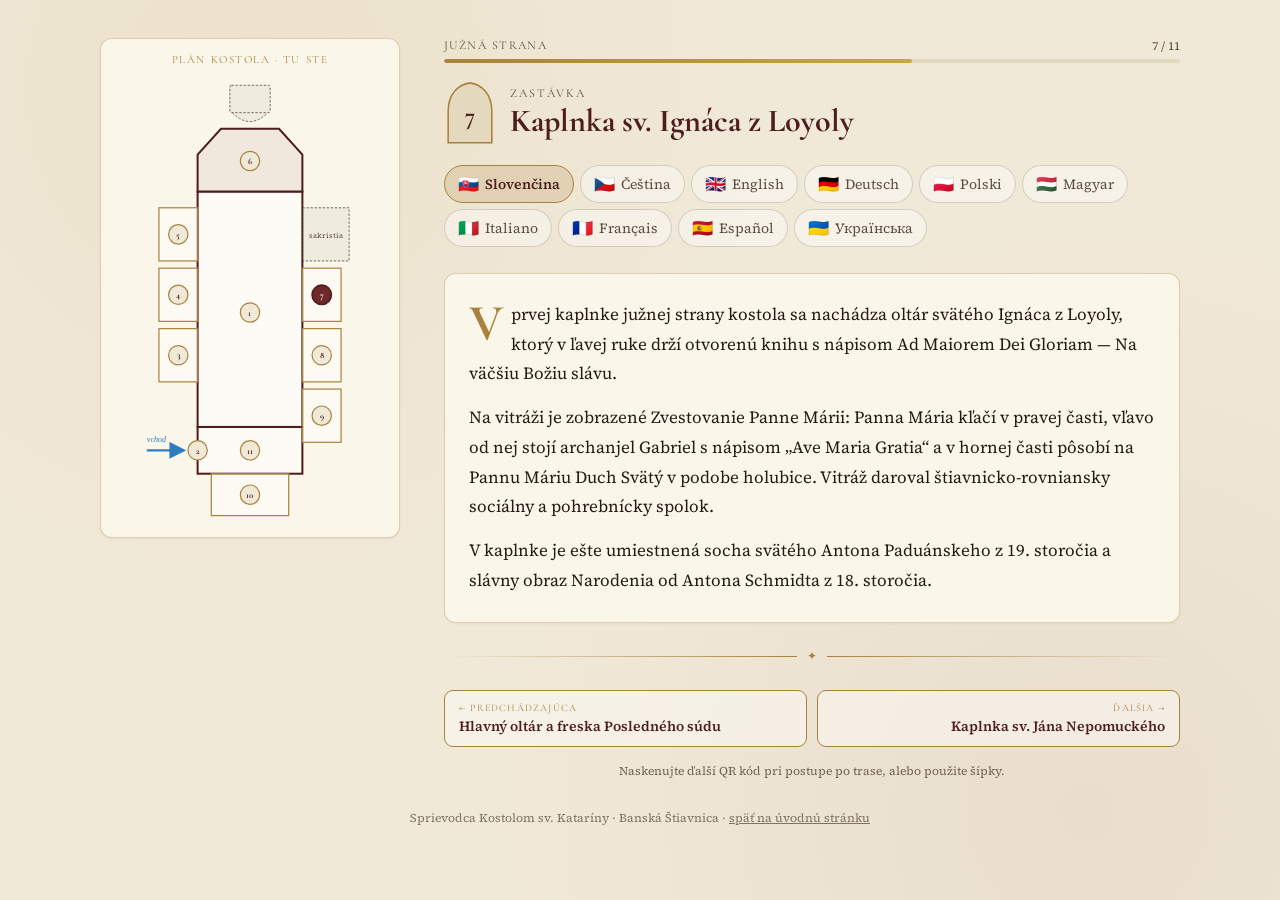
<file: docs/zastavka7/index.html>
<!DOCTYPE html>
<html lang="sk">
<head>
<meta charset="UTF-8">
<meta name="viewport" content="width=device-width, initial-scale=1.0">
<title>Zastavka 7</title>
<link rel="stylesheet" href="../assets/style.css">
</head>
<body>
<div class="page page-stop">

  <div class="prog-top" id="progTop">
    <div class="prog-labels">
      <span class="prog-group" id="progGroup"></span>
      <span id="progCount"></span>
    </div>
    <div class="prog-track"><span id="progBar"></span></div>
  </div>

  <div class="seal-row">
    <svg class="arch" width="52" height="63" viewBox="0 0 100 120" aria-hidden="true">
      <path class="arch-fill" d="M8 118 L8 58 C8 24 28 6 50 3 C72 6 92 24 92 58 L92 118 Z"/>
      <text class="arch-num" id="stopNumber" x="50" y="80">7</text>
    </svg>
    <div>
      <p class="eyebrow" id="eyebrow">Zastávka</p>
      <h1 id="title"></h1>
    </div>
  </div>

  <div class="chips" id="langSwitcher"></div>

  <div class="text-panel">
    <div id="bodyText"></div>
  </div>

  <div class="orn"><i></i><b>&#10022;</b><i></i></div>

  <div class="plan-box compact" id="planBox">
    <p class="plan-title" id="planTitle">Pl&#225;n kostola</p>
    <div id="planHolder"></div>
  </div>

  <div class="stop-nav" id="stopNav"></div>
  <span class="nav-hint" id="navHint"></span>

  <footer><span id="footerLabel">Sprievodca kostolom</span> &middot; <a href="../" id="backHome">sp&#228;t&#780; na &#250;vodn&#250; str&#225;nku</a></footer>
</div>

<script>window.STOP_ID = 7;</script>
<script src="../assets/tour-data.js"></script>
<script src="../assets/stops/stop6.js"></script>
<script src="../assets/stops/stop7.js"></script>
<script src="../assets/stops/stop8.js"></script>
<script src="../assets/plan.js"></script>
<script src="../assets/tour-render.js"></script>
</body>
</html>
</file>
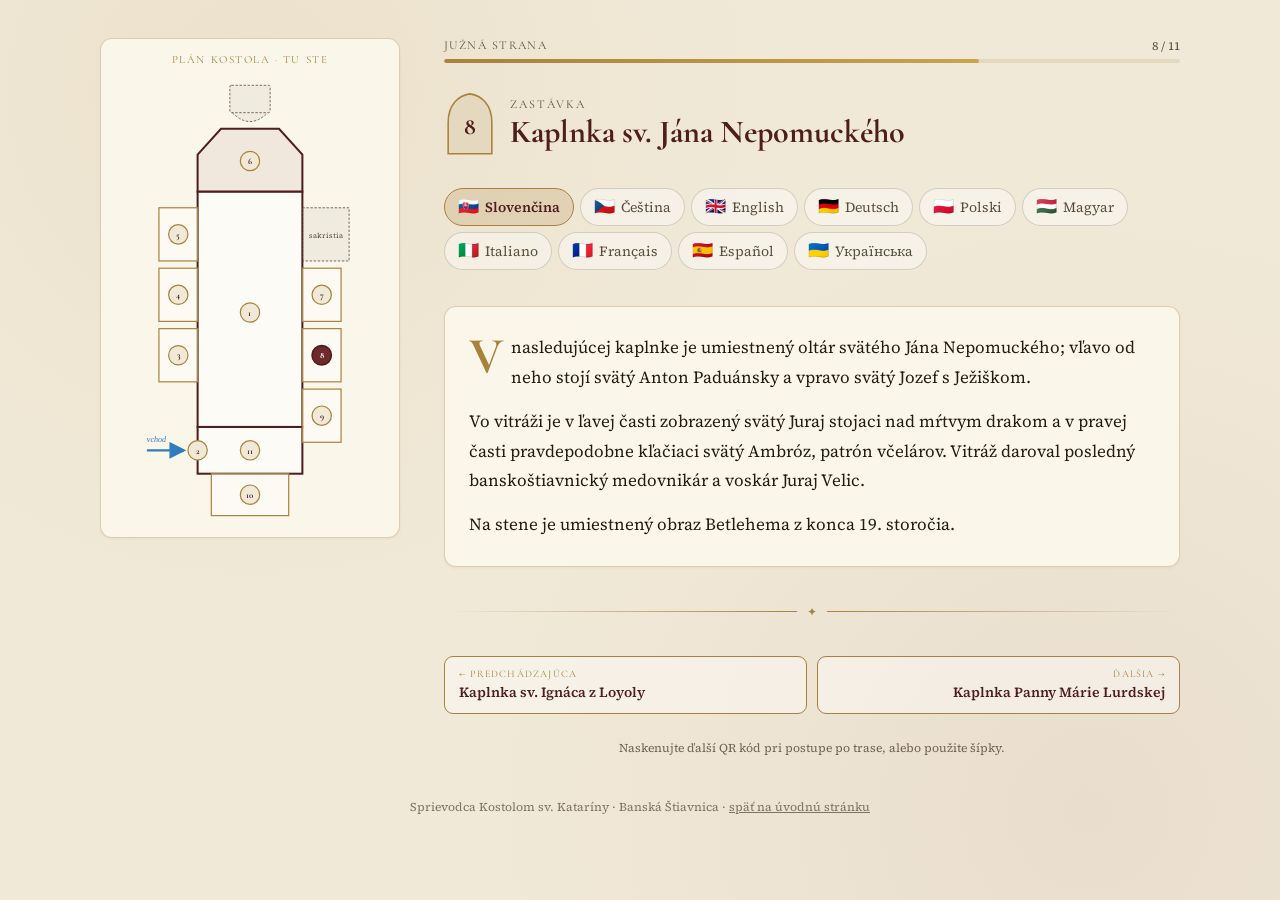
<file: docs/zastavka8/index.html>
<!DOCTYPE html>
<html lang="sk">
<head>
<meta charset="UTF-8">
<meta name="viewport" content="width=device-width, initial-scale=1.0">
<title>Zastavka 8</title>
<link rel="stylesheet" href="../assets/style.css">
</head>
<body>
<div class="page page-stop">

  <div class="prog-top" id="progTop">
    <div class="prog-labels">
      <span class="prog-group" id="progGroup"></span>
      <span id="progCount"></span>
    </div>
    <div class="prog-track"><span id="progBar"></span></div>
  </div>

  <div class="seal-row">
    <svg class="arch" width="52" height="63" viewBox="0 0 100 120" aria-hidden="true">
      <path class="arch-fill" d="M8 118 L8 58 C8 24 28 6 50 3 C72 6 92 24 92 58 L92 118 Z"/>
      <text class="arch-num" id="stopNumber" x="50" y="80">8</text>
    </svg>
    <div>
      <p class="eyebrow" id="eyebrow">Zastávka</p>
      <h1 id="title"></h1>
    </div>
  </div>

  <div class="chips" id="langSwitcher"></div>

  <div class="text-panel">
    <div id="bodyText"></div>
  </div>

  <div class="orn"><i></i><b>&#10022;</b><i></i></div>

  <div class="plan-box compact" id="planBox">
    <p class="plan-title" id="planTitle">Pl&#225;n kostola</p>
    <div id="planHolder"></div>
  </div>

  <div class="stop-nav" id="stopNav"></div>
  <span class="nav-hint" id="navHint"></span>

  <footer><span id="footerLabel">Sprievodca kostolom</span> &middot; <a href="../" id="backHome">sp&#228;t&#780; na &#250;vodn&#250; str&#225;nku</a></footer>
</div>

<script>window.STOP_ID = 8;</script>
<script src="../assets/tour-data.js"></script>
<script src="../assets/stops/stop7.js"></script>
<script src="../assets/stops/stop8.js"></script>
<script src="../assets/stops/stop9.js"></script>
<script src="../assets/plan.js"></script>
<script src="../assets/tour-render.js"></script>
</body>
</html>
</file>
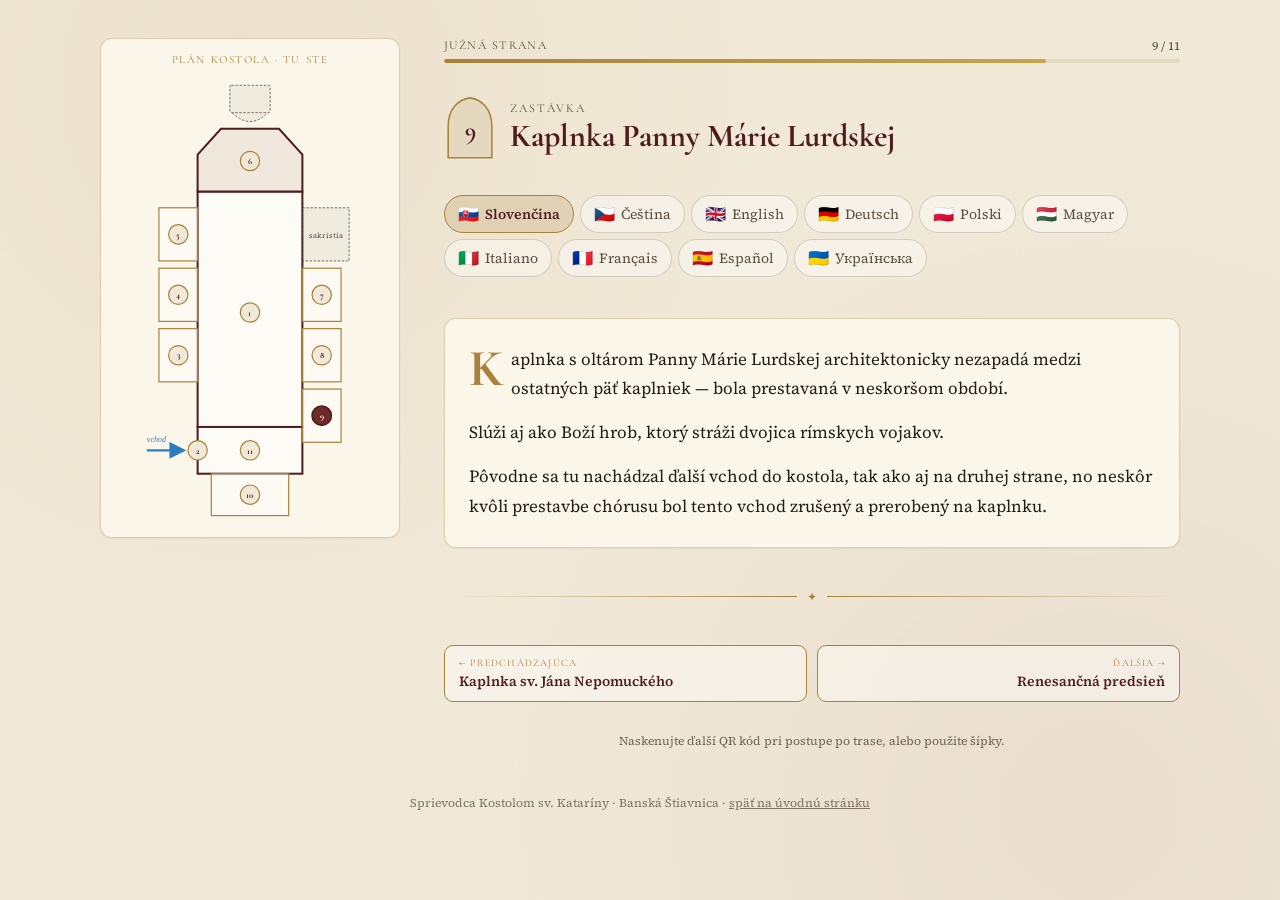
<file: docs/zastavka9/index.html>
<!DOCTYPE html>
<html lang="sk">
<head>
<meta charset="UTF-8">
<meta name="viewport" content="width=device-width, initial-scale=1.0">
<title>Zastavka 9</title>
<link rel="stylesheet" href="../assets/style.css">
</head>
<body>
<div class="page page-stop">

  <div class="prog-top" id="progTop">
    <div class="prog-labels">
      <span class="prog-group" id="progGroup"></span>
      <span id="progCount"></span>
    </div>
    <div class="prog-track"><span id="progBar"></span></div>
  </div>

  <div class="seal-row">
    <svg class="arch" width="52" height="63" viewBox="0 0 100 120" aria-hidden="true">
      <path class="arch-fill" d="M8 118 L8 58 C8 24 28 6 50 3 C72 6 92 24 92 58 L92 118 Z"/>
      <text class="arch-num" id="stopNumber" x="50" y="80">9</text>
    </svg>
    <div>
      <p class="eyebrow" id="eyebrow">Zastávka</p>
      <h1 id="title"></h1>
    </div>
  </div>

  <div class="chips" id="langSwitcher"></div>

  <div class="text-panel">
    <div id="bodyText"></div>
  </div>

  <div class="orn"><i></i><b>&#10022;</b><i></i></div>

  <div class="plan-box compact" id="planBox">
    <p class="plan-title" id="planTitle">Pl&#225;n kostola</p>
    <div id="planHolder"></div>
  </div>

  <div class="stop-nav" id="stopNav"></div>
  <span class="nav-hint" id="navHint"></span>

  <footer><span id="footerLabel">Sprievodca kostolom</span> &middot; <a href="../" id="backHome">sp&#228;t&#780; na &#250;vodn&#250; str&#225;nku</a></footer>
</div>

<script>window.STOP_ID = 9;</script>
<script src="../assets/tour-data.js"></script>
<script src="../assets/stops/stop8.js"></script>
<script src="../assets/stops/stop9.js"></script>
<script src="../assets/stops/stop10.js"></script>
<script src="../assets/plan.js"></script>
<script src="../assets/tour-render.js"></script>
</body>
</html>
</file>
<file: docs/assets/style.css>
@import url('https://fonts.googleapis.com/css2?family=Cormorant+Garamond:wght@500;600;700&family=Source+Serif+4:opsz,wght@8..60,400;8..60,600&display=swap');

:root{
  --parchment: #F1E9D8;
  --parchment-dark: #E4D8BE;
  --paper: #FBF6EA;          /* plný svetlý papier pod textom = ostrejší text */
  --ink: #2E2418;
  --ink-strong: #241C12;
  --ink-soft: #5B4E3D;
  --gold: #A8823C;
  --gold-bright: #C9A34E;
  --wine: #6E2A2A;
  --wine-deep: #4E1D1D;
  --line: rgba(46,36,24,0.18);
  --line-gold: rgba(168,130,60,0.35);
}

*{box-sizing:border-box;}
html,body{margin:0;padding:0;}
body{
  background: var(--parchment);
  background-image:
    radial-gradient(circle at 20% 10%, rgba(168,130,60,0.08), transparent 40%),
    radial-gradient(circle at 85% 90%, rgba(110,42,42,0.06), transparent 45%);
  color: var(--ink);
  font-family: 'Source Serif 4', Georgia, serif;
  min-height:100vh;
  display:flex;
  justify-content:center;
  padding: 28px 16px 60px;
}

.page{ width:100%; max-width:640px; }

/* Obal hornej časti úvodnej stránky. Na mobile je „priehľadný“ (nevytvára box),
   takže poradie a rozostupy ostávajú presne ako bez neho; na počítači sa z neho
   stáva dvojstĺpec (viď media query nižšie). */
.home-split{ display:contents; }

/* ---------- gotický oblúk (motív klenby a okien kostola) ---------- */
.arch{ flex:0 0 auto; display:block; }
.arch-fill{ fill: var(--parchment-dark); stroke: var(--gold); stroke-width:3; }
.arch-inner{ fill:none; stroke: rgba(168,130,60,0.45); stroke-width:1.5; }
.arch-num{
  font-family:'Cormorant Garamond', serif; font-weight:700; font-size:46px;
  fill: var(--wine-deep); text-anchor:middle;
}
.arch-emoji{ font-size:38px; text-anchor:middle; }

/* ---------- hlavička zastávky ---------- */
.seal-row{ display:flex; align-items:center; gap:14px; margin-bottom:18px; }
.eyebrow{
  font-family:'Cormorant Garamond', serif; letter-spacing:0.18em; text-transform:uppercase;
  font-size:12px; color:var(--ink-soft); margin:0 0 3px;
}
h1{
  font-family:'Cormorant Garamond', serif; font-weight:700; font-size:32px;
  line-height:1.12; margin:0; color:var(--wine-deep);
}

/* ---------- hero na úvodnej stránke ---------- */
.hero{ text-align:center; padding:4px 0 18px; }
.hero .arch{ margin:0 auto 10px; }
.hero h1{ font-size:34px; margin-bottom:6px; }
.hero-sub{
  font-family:'Cormorant Garamond', serif; font-size:12px; letter-spacing:0.14em;
  text-transform:uppercase; color:var(--gold); margin:0;
}

/* ---------- ukazovateľ postupu ---------- */
.prog-top{ margin-bottom:16px; }
.prog-top .prog-labels{
  display:flex; justify-content:space-between; font-size:12px;
  color:var(--ink-soft); margin-bottom:5px;
}
.prog-top .prog-group{
  font-family:'Cormorant Garamond', serif; letter-spacing:0.12em; text-transform:uppercase;
}
.prog-track{ height:4px; border-radius:3px; background:var(--parchment-dark); overflow:hidden; }
.prog-track span{
  display:block; height:100%; border-radius:3px;
  background:linear-gradient(90deg, var(--gold), var(--gold-bright));
  transition: width .3s ease;
}

/* ---------- prepínač jazykov (vlajky) ----------
   Zámerne sa zalamuje do riadkov a NEposúva sa vodorovne: návštevník musí
   vidieť všetkých 9 jazykov naraz, inak svoj nenájde. Na úzkych displejoch
   preto ukazujeme len vlajku a skratku (🇩🇪 DE), na širokých celý názov. */
.chips{
  display:flex; flex-wrap:wrap; gap:6px; padding:2px 0 8px; margin-bottom:16px;
}
.chip{
  flex:0 0 auto; display:flex; align-items:center; gap:6px;
  padding:8px 13px; border:1px solid var(--line); border-radius:20px;
  background:rgba(255,255,255,0.4); font-family:inherit; font-size:14px;
  color:var(--ink-soft); cursor:pointer; white-space:nowrap;
  transition: background .15s ease, border-color .15s ease;
}
.chip:hover{ background:rgba(168,130,60,0.14); }
.chip.on{
  border-color:var(--gold); background:rgba(168,130,60,0.2);
  font-weight:600; color:var(--wine-deep);
}
.chip .flag{ font-size:17px; line-height:1; }
.chip .code{ display:none; }

@media (max-width:560px){
  .chips{ gap:5px; }
  .chip{ padding:7px 10px; gap:5px; font-size:13px; }
  .chip .name{ display:none; }
  .chip .code{ display:inline; }
}

/* ---------- panel s textom ---------- */
.text-panel{
  background: var(--paper); border:1px solid var(--line-gold); border-radius:12px;
  padding:26px 24px; line-height:1.75; font-size:17px; color:var(--ink-strong);
  box-shadow: 0 1px 3px rgba(46,36,24,0.05);
}
.text-panel p{ margin:0 0 14px; }
.text-panel p:last-child{ margin-bottom:0; }
.dropcap::first-letter{
  font-family:'Cormorant Garamond', serif; font-weight:700; font-size:52px;
  float:left; line-height:0.75; padding-right:8px; padding-top:4px; color: var(--gold);
}

/* ---------- plán kostola ---------- */
.plan-box{
  background:var(--paper); border:1px solid var(--line-gold); border-radius:12px;
  padding:14px 12px 10px; box-shadow:0 1px 3px rgba(46,36,24,0.05);
}
.plan-title{
  font-family:'Cormorant Garamond', serif; letter-spacing:0.14em; text-transform:uppercase;
  font-size:11px; color:var(--gold); text-align:center; margin:0 0 8px;
}
.plan-svg{ display:block; width:100%; height:auto; margin:0 auto; }
/* na zastávke stačí menší plán, na úvodnej stránke môže byť väčší */
.plan-box.compact{ margin-bottom:16px; }
.plan-box.compact .plan-svg{ max-width:240px; }
.plan-box.full .plan-svg{ max-width:320px; }

.plan-nave{ fill:rgba(255,255,255,.55); stroke:var(--wine-deep); stroke-width:2.5; }
.plan-presb{ fill:rgba(110,42,42,.07); stroke:var(--wine-deep); stroke-width:2.5; }
.plan-room{ fill:rgba(255,255,255,.5); stroke:var(--gold); stroke-width:1.5; }
.plan-aux{ fill:rgba(46,36,24,.05); stroke:var(--ink-soft); stroke-width:1; stroke-dasharray:3 2; }
.plan-dir{ font:italic 10px Georgia, serif; fill:var(--ink-soft); text-anchor:middle; }
.plan-room-lbl{ font:9px 'Source Serif 4', Georgia, serif; fill:var(--ink-soft); text-anchor:middle; }
.plan-entry{ fill:none; stroke:#2F7DBF; stroke-width:3; }
.plan-entry-lbl{ font:italic 10px Georgia, serif; fill:#2F7DBF; }

.plan-dot{ cursor:pointer; }
.plan-dot .dot-hit{ fill:transparent; stroke:none; }
.plan-dot .dot-face{ fill:var(--parchment); stroke:var(--gold); stroke-width:1.5; transition:fill .15s ease; pointer-events:none; }
.plan-dot text{
  font-family:'Cormorant Garamond', serif; font-size:11px; font-weight:700;
  fill:var(--wine-deep); text-anchor:middle; pointer-events:none;
}
.plan-dot:hover .dot-face{ fill:rgba(168,130,60,.3); }
/* aktuálna zastávka — „tu ste“ */
.plan-dot.on .dot-face{ fill:var(--wine); stroke:var(--wine-deep); stroke-width:2; }
.plan-dot.on text{ fill:#fff; }

/* ---------- ozdobný predel ---------- */
.orn{ display:flex; align-items:center; gap:10px; margin:24px 0; }
.orn i{ flex:1; height:1px; background:linear-gradient(90deg, transparent, var(--gold)); }
.orn i:last-child{ background:linear-gradient(90deg, var(--gold), transparent); }
.orn b{ color:var(--gold); font-size:12px; font-weight:400; }

/* ---------- navigácia medzi zastávkami ---------- */
.stop-nav{ display:flex; align-items:stretch; gap:10px; margin-bottom:14px; }
.stop-nav > span{ flex:1 1 0; display:flex; }
.stop-nav > span:last-child{ justify-content:flex-end; }
.stop-nav a{
  flex:1; display:flex; flex-direction:column; justify-content:center; gap:3px;
  padding:11px 14px; text-decoration:none; color:var(--wine-deep);
  border:1px solid var(--gold); border-radius:9px; background:rgba(255,255,255,0.4);
  transition: background .15s ease;
}
.stop-nav a:hover{ background:rgba(168,130,60,0.16); }
.stop-nav .nav-dir{
  font-family:'Cormorant Garamond', serif; letter-spacing:0.12em; text-transform:uppercase;
  font-size:10px; color:var(--gold);
}
.stop-nav .nav-title{ font-size:14px; font-weight:600; line-height:1.3; }
.stop-nav span:last-child a{ text-align:right; }
.nav-hint{ display:block; text-align:center; font-size:12px; color:var(--ink-soft); opacity:0.85; }

/* ---------- úvodná stránka: info riadky ---------- */
.info-panel{
  background:var(--paper); border:1px solid var(--line-gold); border-radius:12px;
  padding:4px 18px; margin:0 0 8px;
  box-shadow: 0 1px 3px rgba(46,36,24,0.05);
}
.info-row{
  display:flex; gap:12px; align-items:flex-start; padding:13px 0;
  border-bottom:1px solid rgba(168,130,60,0.2);
}
.info-row:last-child{ border-bottom:none; }
.info-ic{
  flex:0 0 auto; width:28px; height:28px; border-radius:50%;
  background:rgba(168,130,60,0.16); display:flex; align-items:center;
  justify-content:center; font-size:14px;
}
.info-row .label{
  font-family:'Cormorant Garamond', serif; letter-spacing:0.1em; text-transform:uppercase;
  font-size:11px; color:var(--gold); margin:0 0 2px; font-weight:600;
}
.info-row p{ margin:0; font-size:15px; line-height:1.5; color:var(--ink-soft); }

/* otváracie hodiny — sezónny rozvrh */
.hours{ display:flex; flex-direction:column; gap:10px; margin-top:4px; }
.hours-period{ padding-left:11px; border-left:2px solid var(--gold); }
.hours-season{
  font-family:'Cormorant Garamond', serif; font-weight:600; font-size:14px;
  color:var(--wine-deep); margin:0 0 1px !important;
}
.hours-time{ font-size:14px; line-height:1.5 !important; color:var(--ink-soft); margin:0 !important; }

/* ---------- úvodná stránka: zoskupené zastávky ---------- */
.group{ margin-bottom:18px; }
.group-label{
  font-family:'Cormorant Garamond', serif; letter-spacing:0.14em; text-transform:uppercase;
  font-size:11px; color:var(--gold); margin:0 0 7px;
  display:flex; align-items:center; gap:9px;
}
.group-label::after{ content:""; flex:1; height:1px; background:rgba(168,130,60,0.3); }
.stop-list{ list-style:none; padding:0; margin:0; display:grid; gap:6px; }
.stop-list a{
  display:flex; align-items:center; gap:11px; padding:11px 13px;
  border:1px solid rgba(46,36,24,0.10); border-radius:8px;
  color:var(--wine-deep); text-decoration:none; background:rgba(255,255,255,0.4);
  font-size:16px; transition: background .15s ease;
}
.stop-list a:hover{ background:rgba(168,130,60,0.14); }
.stop-list .stop-no{
  flex:0 0 auto; width:24px; height:24px; border-radius:50%;
  border:1px solid var(--gold); display:flex; align-items:center; justify-content:center;
  font-family:'Cormorant Garamond', serif; font-weight:700; font-size:12px; color:var(--gold);
}

footer{ text-align:center; margin-top:36px; font-size:12px; color:var(--ink-soft); opacity:0.75; }
footer a{ color:inherit; }

@media (max-width:420px){
  h1{ font-size:27px; }
  .hero h1{ font-size:29px; }
  .text-panel{ padding:22px 18px; font-size:16px; }
  .stop-nav{ flex-direction:column; }
  .stop-nav > span:last-child{ justify-content:stretch; }
  .stop-nav span:last-child a{ text-align:left; }
}

/* ============================================================
   POČÍTAČOVÁ VERZIA (≥ 900 px)
   Všetko je v tomto media query — pod 900 px ostáva mobilná
   verzia úplne nedotknutá. Rozloženie sa skladá cez CSS grid,
   takže netreba meniť HTML ani poradie prvkov.
   ============================================================ */
@media (min-width:900px){
  body{ padding:38px 24px 72px; }
  .page{ max-width:1080px; }

  /* -------- úvodná stránka -------- */
  .page-home > .hero{ padding-top:14px; }
  .page-home > #langSwitcher{ justify-content:center; margin-bottom:28px; }

  /* Horná časť ako dvojstĺpec. Sticky plán je obmedzený na .home-split,
     takže pri scrollovaní nezájde nad sekciu zastávok (nezakryje zastávku 6). */
  .home-split{
    display:grid;
    grid-template-columns:1fr 360px;
    column-gap:42px; align-items:start;
    grid-template-areas:
      "intro plan"
      "info  plan";
  }
  .home-split > .text-panel{ grid-area:intro; margin-bottom:0 !important; }
  .home-split > .info-panel{ grid-area:info; margin-top:16px; }
  .home-split > .orn{ display:none; }
  /* Plán sa na úvode neposúva samostatne — je bežnou súčasťou hornej časti,
     takže skončí pred zoznamom zastávok a nikdy ho neprekryje. */
  .home-split > #planBox{ grid-area:plan; align-self:start; }

  .page-home > #stopsHeading{ margin-top:36px; }
  .page-home > #groups{
    display:grid; grid-template-columns:repeat(3,1fr);
    column-gap:24px; row-gap:4px; align-items:start;
  }
  .page-home > #extrasHeading{ margin-top:28px; }
  .page-home > #extraList{
    display:grid; grid-template-columns:repeat(3,1fr);
    column-gap:24px; row-gap:6px; align-items:start;
  }
  /* na úvode je plán vysoký — hodiny pod sebou zaplnia ľavý stĺpec */
  .page-home .info-row p{ font-size:15px; }

  /* -------- stránka zastávky -------- */
  .page-stop{
    display:grid;
    grid-template-columns:300px 1fr;
    column-gap:44px; row-gap:0; align-items:start;
    grid-template-areas:
      "aside prog"
      "aside head"
      "aside chips"
      "aside text"
      "aside orn"
      "aside nav"
      "aside hint"
      "foot  foot";
  }
  .page-stop > #planBox{ grid-area:aside; position:sticky; top:24px; margin-bottom:0; }
  .page-stop > .prog-top{ grid-area:prog; }
  .page-stop > .seal-row{ grid-area:head; }
  .page-stop > #langSwitcher{ grid-area:chips; }
  .page-stop > .text-panel{ grid-area:text; }
  .page-stop > .orn{ grid-area:orn; }
  .page-stop > .stop-nav{ grid-area:nav; }
  .page-stop > .nav-hint{ grid-area:hint; }
  .page-stop > footer{ grid-area:foot; margin-top:30px; }
  /* v bočnom paneli nech plán vyplní stĺpec */
  .page-stop #planBox .plan-svg{ max-width:100%; }

  /* -------- dodatky (sv. Katarína, história) — jeden čitateľný stĺpec -------- */
  .page-doc{ max-width:760px; }
}
</file>
